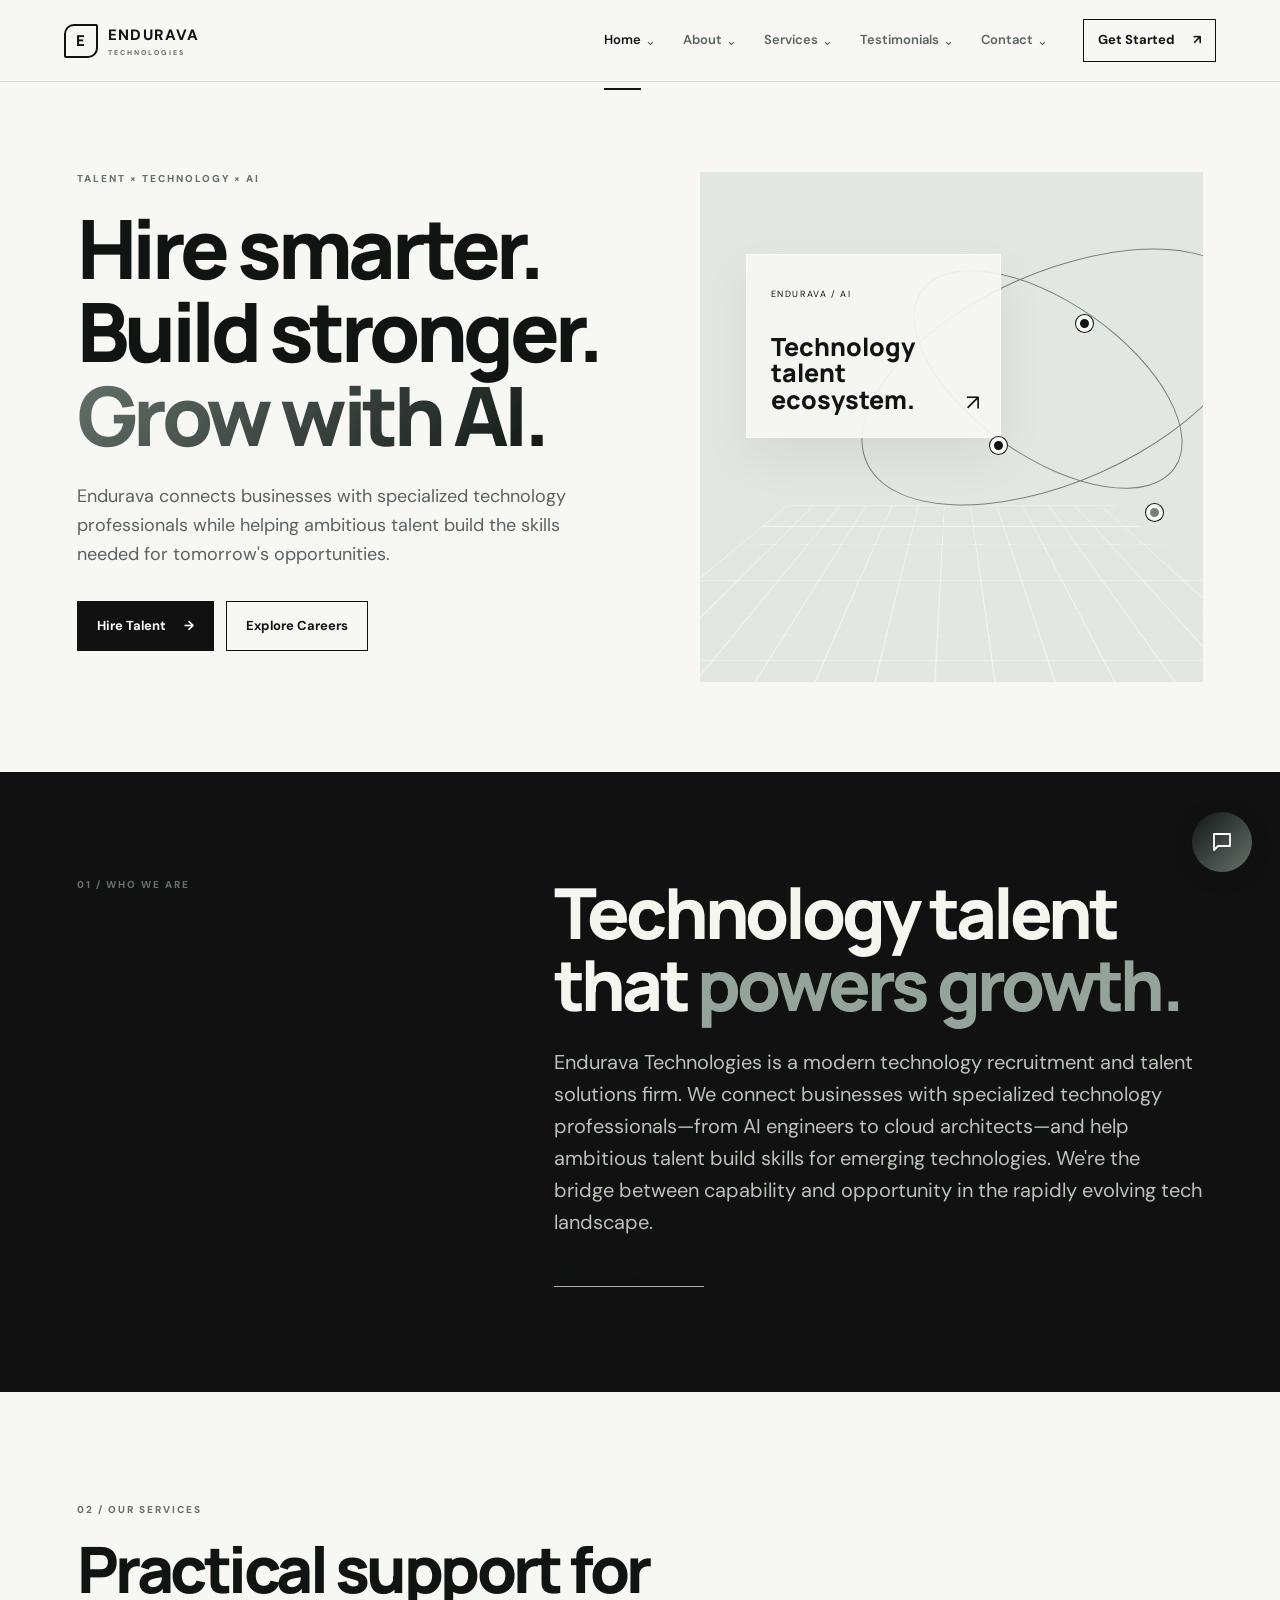
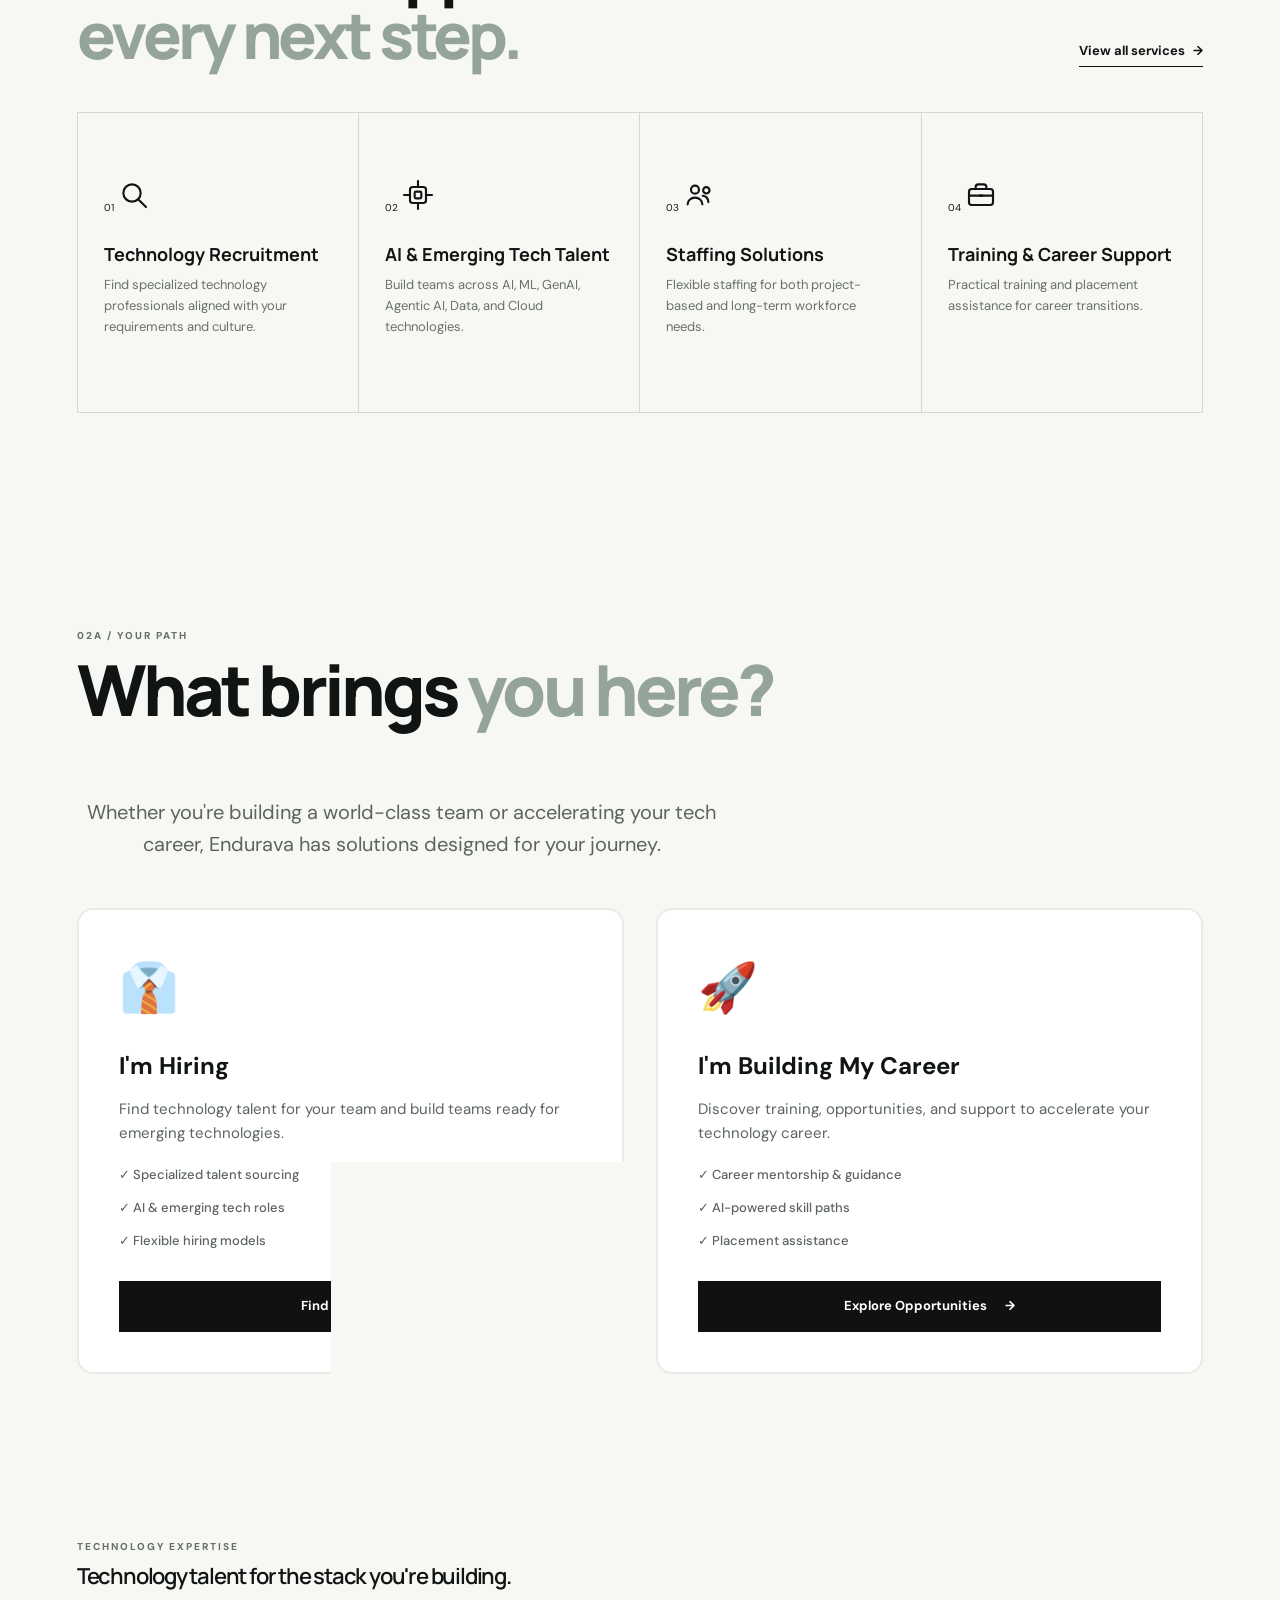
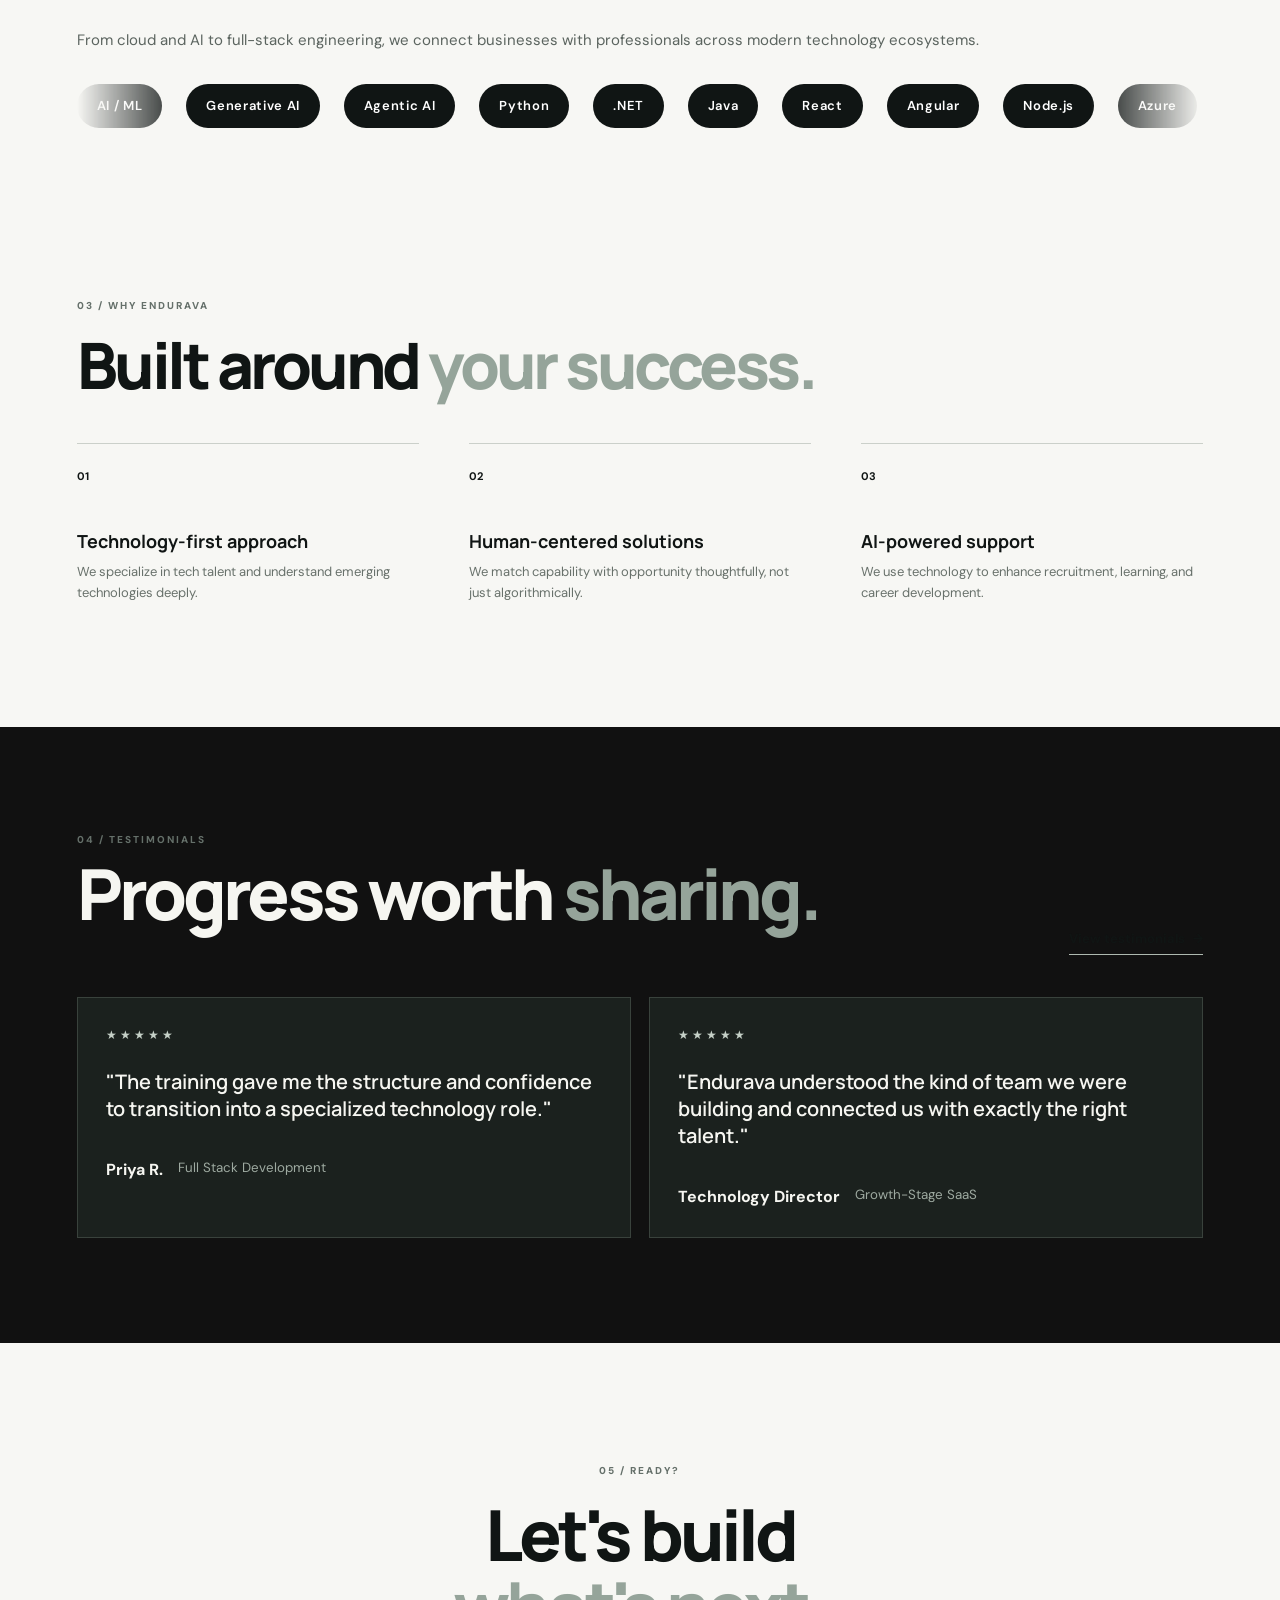
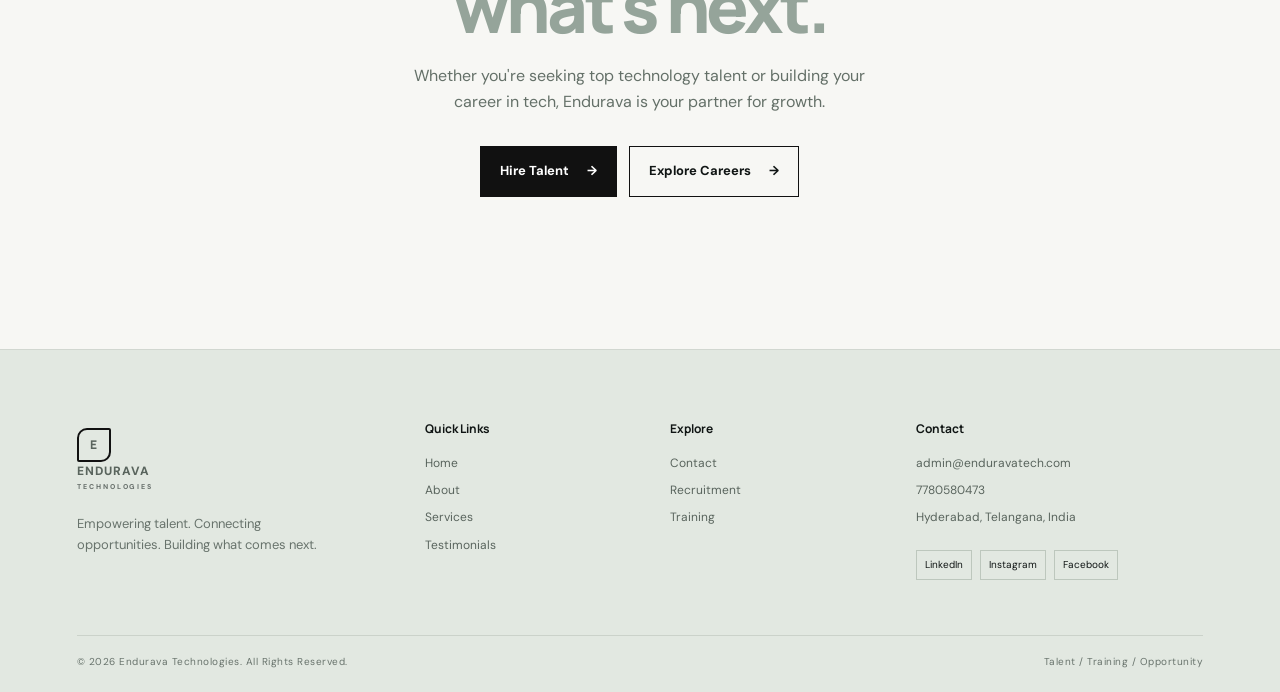
<file: index.html>
<!DOCTYPE html>
<html lang="en">
<head>
  <meta charset="UTF-8">
  <meta name="viewport" content="width=device-width, initial-scale=1.0">
  <meta name="description" content="Endurava Technologies - Technology Recruitment & AI-Powered Talent Solutions. Hire specialized tech talent and grow your career with industry-focused training.">
  <title>Endurava Technologies | Hire Smarter. Build Stronger. Grow with AI.</title>
  <link rel="preconnect" href="https://fonts.googleapis.com">
  <link rel="preconnect" href="https://fonts.gstatic.com" crossorigin>
  <link href="https://fonts.googleapis.com/css2?family=DM+Sans:wght@400;500;600;700&family=Manrope:wght@600;700;800&display=swap" rel="stylesheet">
  <link rel="stylesheet" href="styles.css">
</head>
<body>
  <div data-scroll-progress></div>
  <div data-site-header></div>
  <main>
    <!-- HERO SECTION -->
    <section class="home-hero page-wrap" id="home">
      <div class="hero-copy">
        <p class="eyebrow" data-reveal="fade-in" data-reveal-delay="100">TALENT × TECHNOLOGY × AI</p>
        <h1 data-reveal="slide-up" data-reveal-delay="200">Hire smarter.<br>Build stronger.<br><span class="highlight">Grow with AI.</span></h1>
        <p class="hero-lead" data-reveal="fade-up" data-reveal-delay="300">Endurava connects businesses with specialized technology professionals while helping ambitious talent build the skills needed for tomorrow's opportunities.</p>
        <div class="button-row" data-reveal="fade-up" data-reveal-delay="450">
          <a class="btn btn-dark" href="/contact">Hire Talent <span>→</span></a>
          <a class="btn btn-line" href="/contact">Explore Careers</a>
        </div>
      </div>
      <div class="hero-visual" data-reveal="slide-right" data-reveal-delay="400" aria-label="Technology professionals collaborating with AI">
        <div class="visual-grid"></div>
        <div class="visual-orbit orbit-one"></div>
        <div class="visual-orbit orbit-two"></div>
        <div class="visual-panel">
          <span>ENDURAVA / AI</span>
          <b>Technology talent<br>ecosystem.</b>
          <i>↗</i>
        </div>
        <div class="visual-node node-one"></div>
        <div class="visual-node node-two"></div>
        <div class="visual-node node-three"></div>
      </div>
    </section>

    <!-- WHO WE ARE SECTION -->
    <section class="band band-dark" id="who-we-are">
      <div class="page-wrap intro-grid">
        <p class="section-label">01 / WHO WE ARE</p>
        <div>
          <h2>Technology talent that <span>powers growth.</span></h2>
          <p class="large-copy">Endurava Technologies is a modern technology recruitment and talent solutions firm. We connect businesses with specialized technology professionals—from AI engineers to cloud architects—and help ambitious talent build skills for emerging technologies. We're the bridge between capability and opportunity in the rapidly evolving tech landscape.</p>
          <a class="text-link light-link" href="/about">Learn more about us <span>→</span></a>
        </div>
      </div>
    </section>

    <!-- SERVICES SECTION -->
    <section class="section page-wrap" id="services">
      <div class="section-heading">
        <div>
          <p class="section-label">02 / OUR SERVICES</p>
          <h2>Practical support for<br><span>every next step.</span></h2>
        </div>
        <a class="text-link" href="/services">View all services <span>→</span></a>
      </div>
      <div class="card-grid four" data-stagger="100">
        <article class="service-card" data-stagger-item>
          <span class="card-number">01</span>
          <div class="line-icon"><svg width="32" height="32" viewBox="0 0 24 24" fill="none" stroke="currentColor" stroke-width="1.6" stroke-linecap="round" stroke-linejoin="round"><circle cx="10.5" cy="10.5" r="6.5"/><line x1="15.3" y1="15.3" x2="21" y2="21"/></svg></div>
          <h3>Technology Recruitment</h3>
          <p>Find specialized technology professionals aligned with your requirements and culture.</p>
        </article>
        <article class="service-card" data-stagger-item>
          <span class="card-number">02</span>
          <div class="line-icon"><svg width="32" height="32" viewBox="0 0 24 24" fill="none" stroke="currentColor" stroke-width="1.6" stroke-linecap="round" stroke-linejoin="round"><rect x="6" y="6" width="12" height="12" rx="2"/><rect x="9.5" y="9.5" width="5" height="5" rx="1"/><line x1="12" y1="1.5" x2="12" y2="6"/><line x1="12" y1="18" x2="12" y2="22.5"/><line x1="1.5" y1="12" x2="6" y2="12"/><line x1="18" y1="12" x2="22.5" y2="12"/></svg></div>
          <h3>AI & Emerging Tech Talent</h3>
          <p>Build teams across AI, ML, GenAI, Agentic AI, Data, and Cloud technologies.</p>
        </article>
        <article class="service-card" data-stagger-item>
          <span class="card-number">03</span>
          <div class="line-icon"><svg width="32" height="32" viewBox="0 0 24 24" fill="none" stroke="currentColor" stroke-width="1.6" stroke-linecap="round" stroke-linejoin="round"><circle cx="9" cy="8" r="3"/><path d="M3.5 19c0-3 2.5-5 5.5-5s5.5 2 5.5 5"/><circle cx="17.5" cy="8.5" r="2.4"/><path d="M14.8 12.6c2.5.4 4.2 2.3 4.2 4.7"/></svg></div>
          <h3>Staffing Solutions</h3>
          <p>Flexible staffing for both project-based and long-term workforce needs.</p>
        </article>
        <article class="service-card" data-stagger-item>
          <span class="card-number">04</span>
          <div class="line-icon"><svg width="32" height="32" viewBox="0 0 24 24" fill="none" stroke="currentColor" stroke-width="1.6" stroke-linecap="round" stroke-linejoin="round"><rect x="3" y="7.5" width="18" height="12" rx="2"/><path d="M8 7.5V6a2 2 0 0 1 2-2h4a2 2 0 0 1 2 2v1.5"/><line x1="3" y1="12.5" x2="21" y2="12.5"/><line x1="11" y1="12.5" x2="13" y2="12.5"/></svg></div>
          <h3>Training & Career Support</h3>
          <p>Practical training and placement assistance for career transitions.</p>
        </article>
      </div>
    </section>

    <!-- AUDIENCE PATH SECTION -->
    <section class="band band-light" id="your-path">
      <div class="page-wrap">
        <div class="section-heading">
          <div>
            <p class="section-label">02A / YOUR PATH</p>
            <h2>What brings <span>you here?</span></h2>
          </div>
        </div>
        <p class="large-copy" style="text-align:center;margin-bottom:48px;color:#5b645f">Whether you're building a world-class team or accelerating your tech career, Endurava has solutions designed for your journey.</p>
        <div class="audience-path" data-stagger="150">
          <article class="audience-card" data-stagger-item>
            <div class="audience-card-icon">👔</div>
            <div class="audience-card-content">
              <h3>I'm Hiring</h3>
              <p>Find technology talent for your team and build teams ready for emerging technologies.</p>
              <div class="audience-benefits">
                <span>✓ Specialized talent sourcing</span>
                <span>✓ AI & emerging tech roles</span>
                <span>✓ Flexible hiring models</span>
              </div>
            </div>
            <a class="btn btn-dark" href="/services">Find Talent <span>→</span></a>
          </article>
          <article class="audience-card" data-stagger-item>
            <div class="audience-card-icon">🚀</div>
            <div class="audience-card-content">
              <h3>I'm Building My Career</h3>
              <p>Discover training, opportunities, and support to accelerate your technology career.</p>
              <div class="audience-benefits">
                <span>✓ Career mentorship & guidance</span>
                <span>✓ AI-powered skill paths</span>
                <span>✓ Placement assistance</span>
              </div>
            </div>
            <a class="btn btn-dark" href="/contact">Explore Opportunities <span>→</span></a>
          </article>
        </div>
      </div>
    </section>

    <!-- TECHNOLOGY MARQUEE SECTION -->
    <section class="band band-tech-marquee" id="technology-expertise">
      <div class="page-wrap">
        <p class="section-label">TECHNOLOGY EXPERTISE</p>
        <h2 style="font-size:clamp(18px,4vw,22px);margin-bottom:40px;font-weight:600;margin-top:0">Technology talent for the stack you're building.</h2>
        <p style="color:#5b645f;margin-bottom:32px;font-size:15px">From cloud and AI to full-stack engineering, we connect businesses with professionals across modern technology ecosystems.</p>
        <div class="marquee-wrapper" data-marquee>
          <div class="marquee-item"><span class="tech-tag">AI / ML</span></div>
          <div class="marquee-item"><span class="tech-tag">Generative AI</span></div>
          <div class="marquee-item"><span class="tech-tag">Agentic AI</span></div>
          <div class="marquee-item"><span class="tech-tag">Python</span></div>
          <div class="marquee-item"><span class="tech-tag">.NET</span></div>
          <div class="marquee-item"><span class="tech-tag">Java</span></div>
          <div class="marquee-item"><span class="tech-tag">React</span></div>
          <div class="marquee-item"><span class="tech-tag">Angular</span></div>
          <div class="marquee-item"><span class="tech-tag">Node.js</span></div>
          <div class="marquee-item"><span class="tech-tag">Azure</span></div>
          <div class="marquee-item"><span class="tech-tag">AWS</span></div>
          <div class="marquee-item"><span class="tech-tag">GCP</span></div>
          <div class="marquee-item"><span class="tech-tag">DevOps</span></div>
          <div class="marquee-item"><span class="tech-tag">Data Engineering</span></div>
          <div class="marquee-item"><span class="tech-tag">Data Warehousing</span></div>
          <div class="marquee-item"><span class="tech-tag">Oracle ETL/Reporting</span></div>
          <div class="marquee-item"><span class="tech-tag">Microsoft ETL/Reporting</span></div>
          <div class="marquee-item"><span class="tech-tag">Power Platform</span></div>
          <div class="marquee-item"><span class="tech-tag">Salesforce</span></div>
          <div class="marquee-item"><span class="tech-tag">ServiceNow</span></div>
          <div class="marquee-item"><span class="tech-tag">SAP</span></div>
          <div class="marquee-item"><span class="tech-tag">Oracle</span></div>
          <div class="marquee-item"><span class="tech-tag">Cybersecurity</span></div>
          <div class="marquee-item"><span class="tech-tag">Data Science</span></div>
        </div>
      </div>
    </section>

    <!-- WHY ENDURAVA SECTION -->
    <section class="section page-wrap" id="why-endurava">
      <div class="section-heading">
        <div>
          <p class="section-label">03 / WHY ENDURAVA</p>
          <h2>Built around <span>your success.</span></h2>
        </div>
      </div>
      <div class="benefit-grid" data-stagger="80">
        <div data-stagger-item>
          <strong>01</strong>
          <h3>Technology-first approach</h3>
          <p>We specialize in tech talent and understand emerging technologies deeply.</p>
        </div>
        <div data-stagger-item>
          <strong>02</strong>
          <h3>Human-centered solutions</h3>
          <p>We match capability with opportunity thoughtfully, not just algorithmically.</p>
        </div>
        <div data-stagger-item>
          <strong>03</strong>
          <h3>AI-powered support</h3>
          <p>We use technology to enhance recruitment, learning, and career development.</p>
        </div>
      </div>
    </section>

    <!-- TESTIMONIALS SECTION -->
    <section class="band band-dark" id="testimonials">
      <div class="page-wrap">
        <div class="section-heading dark-heading">
          <div>
            <p class="section-label">04 / TESTIMONIALS</p>
            <h2>Progress worth <span>sharing.</span></h2>
          </div>
          <a class="text-link light-link" href="/testimonials">View testimonials <span>→</span></a>
        </div>
        <div class="quote-grid" data-stagger="100">
          <blockquote data-stagger-item>
            <div class="stars">★★★★★</div>
            <p>"The training gave me the structure and confidence to transition into a specialized technology role."</p>
            <footer>Priya R. <small>Full Stack Development</small></footer>
          </blockquote>
          <blockquote data-stagger-item>
            <div class="stars">★★★★★</div>
            <p>"Endurava understood the kind of team we were building and connected us with exactly the right talent."</p>
            <footer>Technology Director <small>Growth-Stage SaaS</small></footer>
          </blockquote>
        </div>
      </div>
    </section>

    <!-- FINAL CTA SECTION -->
    <section class="final-cta page-wrap" id="get-started">
      <p class="section-label">05 / READY?</p>
      <h2>Let's build<br><span>what's next.</span></h2>
      <p>Whether you're seeking top technology talent or building your career in tech, Endurava is your partner for growth.</p>
      <div class="button-row">
        <a class="btn btn-dark" href="/services">Hire Talent <span>→</span></a>
        <a class="btn btn-line" href="/contact">Explore Careers <span>→</span></a>
      </div>
    </section>
  </main>

  <div data-site-footer></div>

  <script src="animations.js"></script>
  <script src="components.js"></script>
  <script src="script.js"></script>
  <script src="chatbot.js"></script>
</body>
</html>
</file>
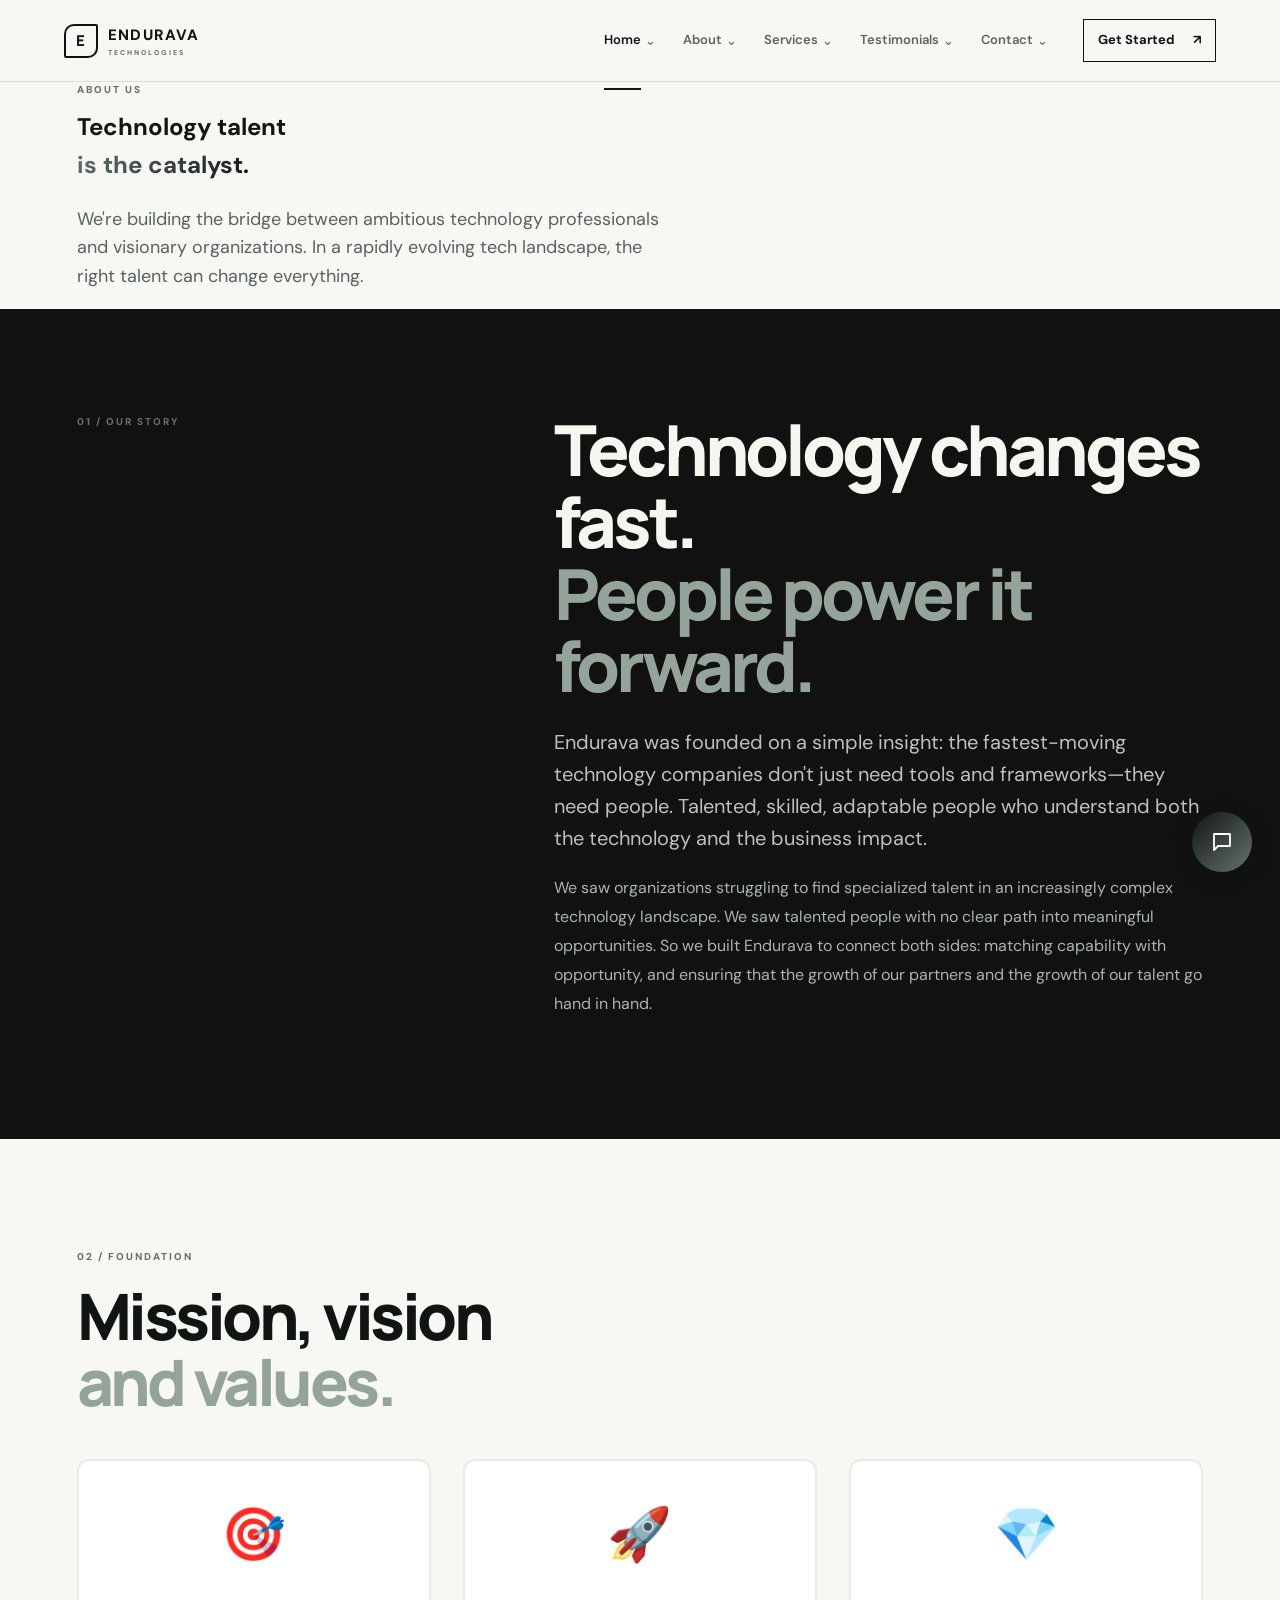
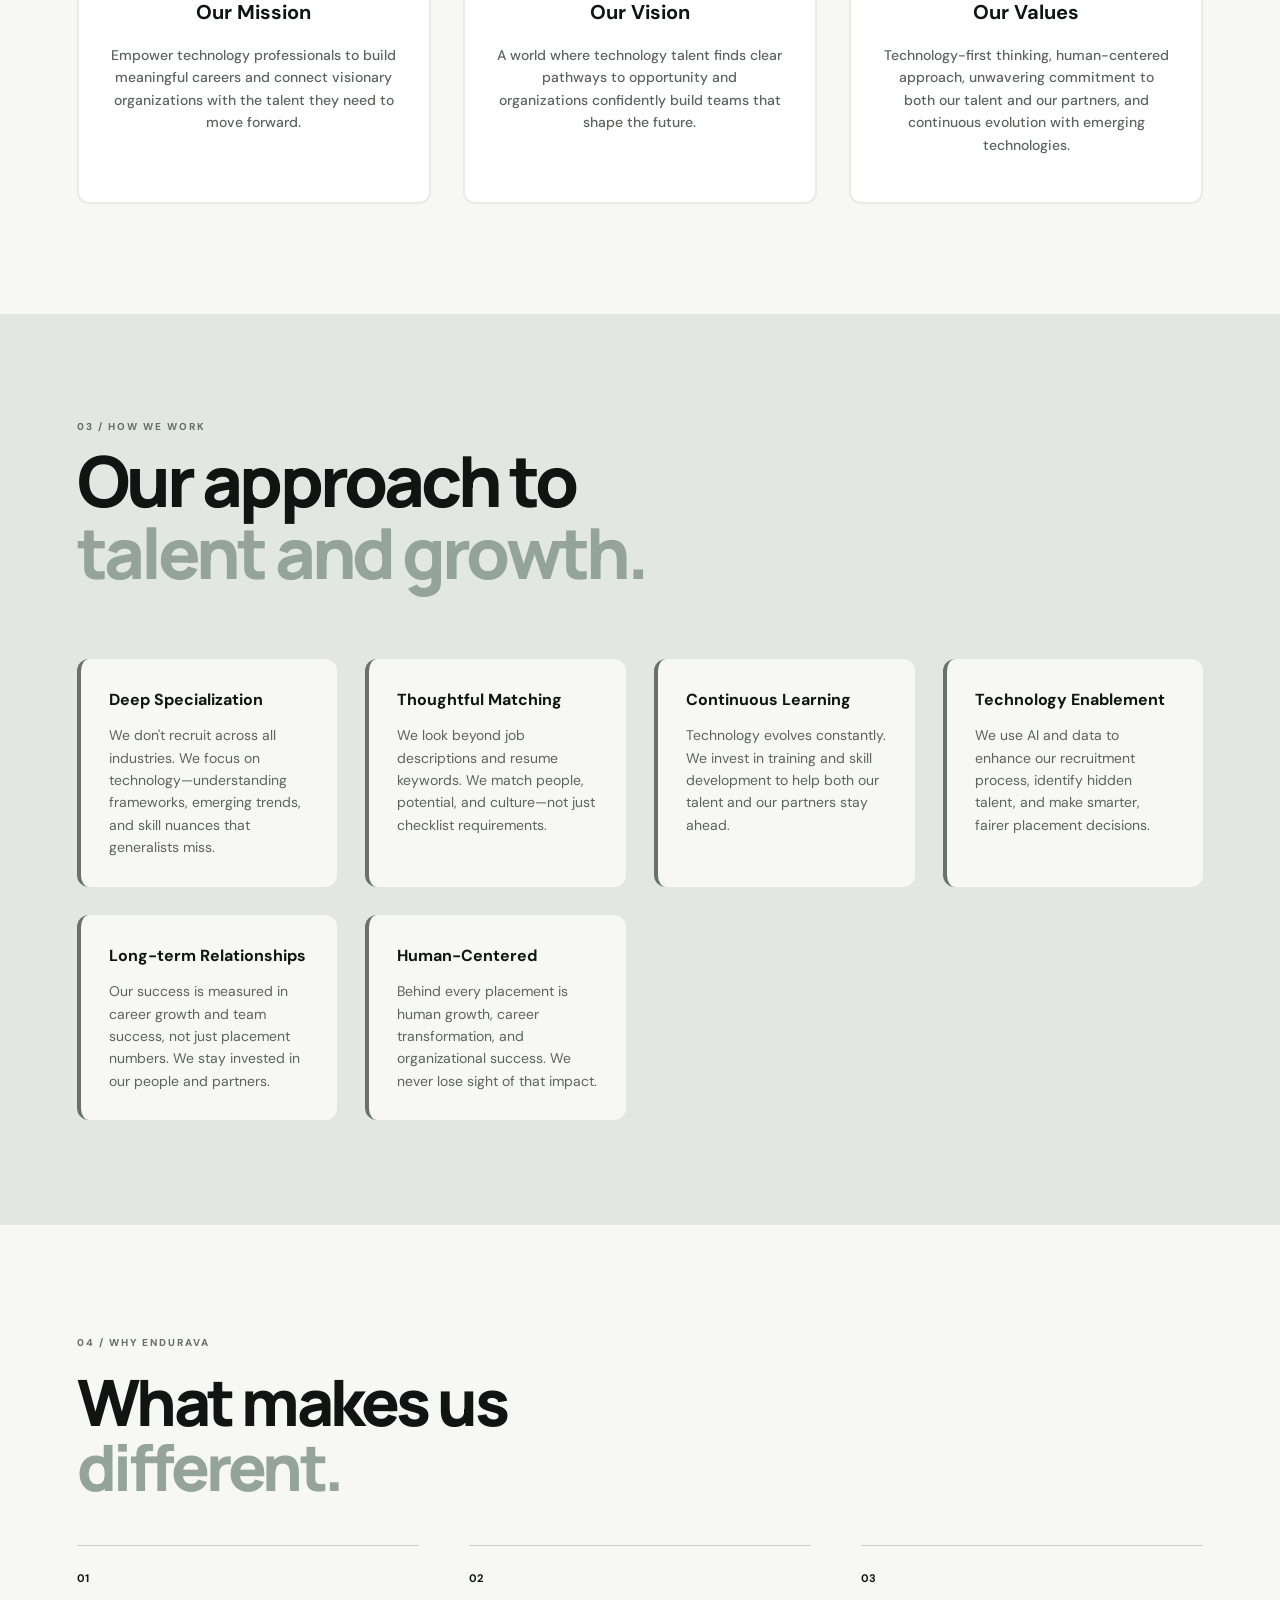
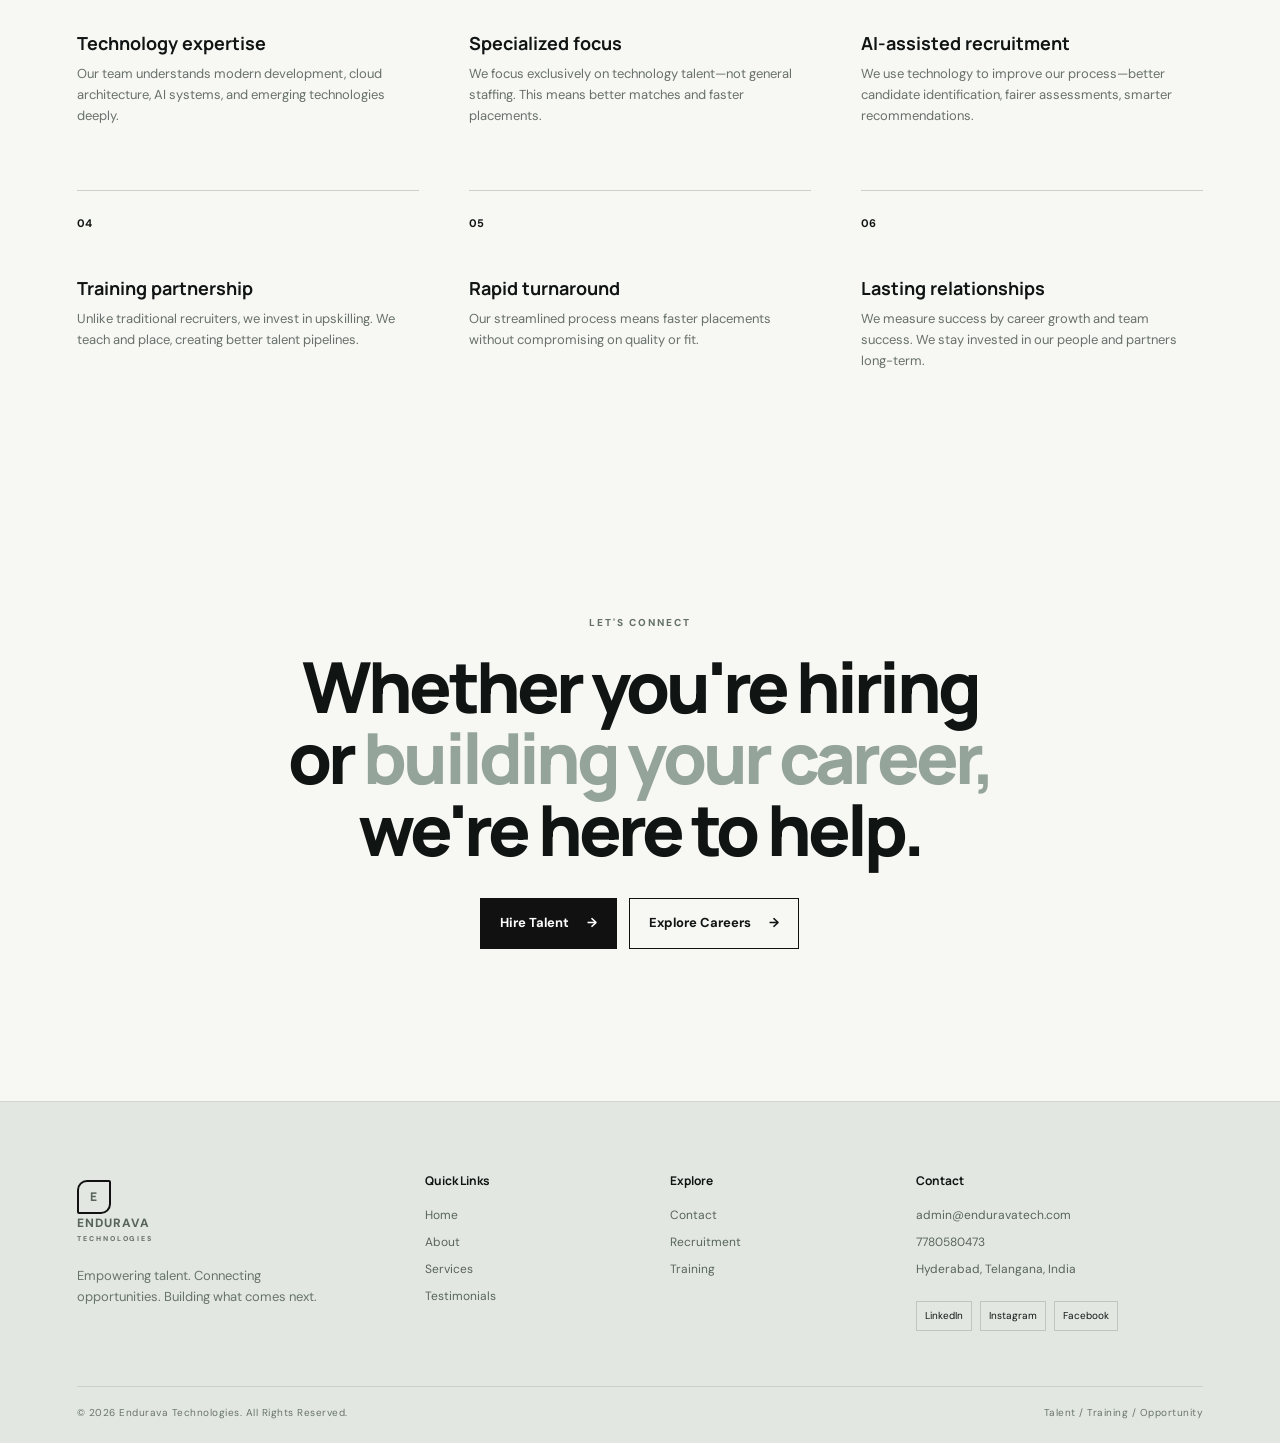
<file: about/index.html>
<!DOCTYPE html>
<html lang="en">
<head>
  <meta charset="UTF-8">
  <meta name="viewport" content="width=device-width, initial-scale=1.0">
  <meta name="description" content="About Endurava Technologies - Modern technology recruitment and talent solutions company. Learn our mission, vision, and approach to connecting talent with opportunity.">
  <title>About Endurava Technologies | Mission, Vision & Approach</title>
  <link rel="preconnect" href="https://fonts.googleapis.com">
  <link rel="preconnect" href="https://fonts.gstatic.com" crossorigin>
  <link href="https://fonts.googleapis.com/css2?family=DM+Sans:wght@400;500;600;700&family=Manrope:wght@600;700;800&display=swap" rel="stylesheet">
  <link rel="stylesheet" href="../styles.css">
</head>
<body>
  <div data-scroll-progress></div>
  <div data-site-header></div>
  <main>
    <!-- PAGE HERO -->
    <section class="page-hero page-wrap">
      <p class="eyebrow" data-reveal="fade-in" data-reveal-delay="100">ABOUT US</p>
      <h1 data-reveal="slide-up" data-reveal-delay="200">Technology talent<br><span class="highlight">is the catalyst.</span></h1>
      <p class="hero-lead" data-reveal="fade-up" data-reveal-delay="300">We're building the bridge between ambitious technology professionals and visionary organizations. In a rapidly evolving tech landscape, the right talent can change everything.</p>
    </section>

    <!-- OUR STORY -->
    <section class="band band-dark" id="our-story">
      <div class="page-wrap intro-grid">
        <p class="section-label">01 / OUR STORY</p>
        <div>
          <h2>Technology changes fast.<br><span>People power it forward.</span></h2>
          <p class="large-copy">Endurava was founded on a simple insight: the fastest-moving technology companies don't just need tools and frameworks—they need people. Talented, skilled, adaptable people who understand both the technology and the business impact.</p>
          <p style="color:#aab4af;line-height:1.8">We saw organizations struggling to find specialized talent in an increasingly complex technology landscape. We saw talented people with no clear path into meaningful opportunities. So we built Endurava to connect both sides: matching capability with opportunity, and ensuring that the growth of our partners and the growth of our talent go hand in hand.</p>
        </div>
      </div>
    </section>

    <!-- MISSION, VISION, VALUES -->
    <section class="section page-wrap" id="our-values">
      <div class="section-heading">
        <div>
          <p class="section-label">02 / FOUNDATION</p>
          <h2>Mission, vision<br><span>and values.</span></h2>
        </div>
      </div>
      <div class="values-grid" data-stagger="120">
        <article class="value-card" data-stagger-item>
          <div class="value-icon">🎯</div>
          <h3>Our Mission</h3>
          <p style="margin-top:16px;font-size:14px;color:#5b645f;font-weight:500">Empower technology professionals to build meaningful careers and connect visionary organizations with the talent they need to move forward.</p>
        </article>
        <article class="value-card" data-stagger-item>
          <div class="value-icon">🚀</div>
          <h3>Our Vision</h3>
          <p style="margin-top:16px;font-size:14px;color:#5b645f;font-weight:500">A world where technology talent finds clear pathways to opportunity and organizations confidently build teams that shape the future.</p>
        </article>
        <article class="value-card" data-stagger-item>
          <div class="value-icon">💎</div>
          <h3>Our Values</h3>
          <p style="margin-top:16px;font-size:14px;color:#5b645f;font-weight:500">Technology-first thinking, human-centered approach, unwavering commitment to both our talent and our partners, and continuous evolution with emerging technologies.</p>
        </article>
      </div>
    </section>

    <!-- OUR APPROACH -->
    <section class="band band-sage" id="our-approach">
      <div class="page-wrap">
        <div class="section-heading">
          <div>
            <p class="section-label">03 / HOW WE WORK</p>
            <h2>Our approach to<br><span>talent and growth.</span></h2>
          </div>
        </div>
        <div class="approach-grid" data-stagger="100">
          <div class="approach-item" data-stagger-item>
            <strong>Deep Specialization</strong>
            <p>We don't recruit across all industries. We focus on technology—understanding frameworks, emerging trends, and skill nuances that generalists miss.</p>
          </div>
          <div class="approach-item" data-stagger-item>
            <strong>Thoughtful Matching</strong>
            <p>We look beyond job descriptions and resume keywords. We match people, potential, and culture—not just checklist requirements.</p>
          </div>
          <div class="approach-item" data-stagger-item>
            <strong>Continuous Learning</strong>
            <p>Technology evolves constantly. We invest in training and skill development to help both our talent and our partners stay ahead.</p>
          </div>
          <div class="approach-item" data-stagger-item>
            <strong>Technology Enablement</strong>
            <p>We use AI and data to enhance our recruitment process, identify hidden talent, and make smarter, fairer placement decisions.</p>
          </div>
          <div class="approach-item" data-stagger-item>
            <strong>Long-term Relationships</strong>
            <p>Our success is measured in career growth and team success, not just placement numbers. We stay invested in our people and partners.</p>
          </div>
          <div class="approach-item" data-stagger-item>
            <strong>Human-Centered</strong>
            <p>Behind every placement is human growth, career transformation, and organizational success. We never lose sight of that impact.</p>
          </div>
        </div>
      </div>
    </section>

    <!-- WHY CHOOSE ENDURAVA -->
    <section class="section page-wrap" id="why-endurava">
      <div class="section-heading">
        <div>
          <p class="section-label">04 / WHY ENDURAVA</p>
          <h2>What makes us<br><span>different.</span></h2>
        </div>
      </div>
      <div class="benefit-grid" data-stagger="100">
        <div data-stagger-item>
          <strong>01</strong>
          <h3>Technology expertise</h3>
          <p>Our team understands modern development, cloud architecture, AI systems, and emerging technologies deeply.</p>
        </div>
        <div data-stagger-item>
          <strong>02</strong>
          <h3>Specialized focus</h3>
          <p>We focus exclusively on technology talent—not general staffing. This means better matches and faster placements.</p>
        </div>
        <div data-stagger-item>
          <strong>03</strong>
          <h3>AI-assisted recruitment</h3>
          <p>We use technology to improve our process—better candidate identification, fairer assessments, smarter recommendations.</p>
        </div>
        <div data-stagger-item>
          <strong>04</strong>
          <h3>Training partnership</h3>
          <p>Unlike traditional recruiters, we invest in upskilling. We teach and place, creating better talent pipelines.</p>
        </div>
        <div data-stagger-item>
          <strong>05</strong>
          <h3>Rapid turnaround</h3>
          <p>Our streamlined process means faster placements without compromising on quality or fit.</p>
        </div>
        <div data-stagger-item>
          <strong>06</strong>
          <h3>Lasting relationships</h3>
          <p>We measure success by career growth and team success. We stay invested in our people and partners long-term.</p>
        </div>
      </div>
    </section>

    <!-- CTA -->
    <section class="final-cta page-wrap">
      <p class="section-label">LET'S CONNECT</p>
      <h2>Whether you're hiring<br>or <span>building your career,</span><br>we're here to help.</h2>
      <div class="button-row">
        <a class="btn btn-dark" href="/services">Hire Talent <span>→</span></a>
        <a class="btn btn-line" href="/contact">Explore Careers <span>→</span></a>
      </div>
    </section>
  </main>

  <div data-site-footer></div>

  <script src="../animations.js"></script>
  <script src="../components.js"></script>
  <script src="../script.js"></script>
  <script src="../chatbot.js"></script>
</body>
</html>
</file>
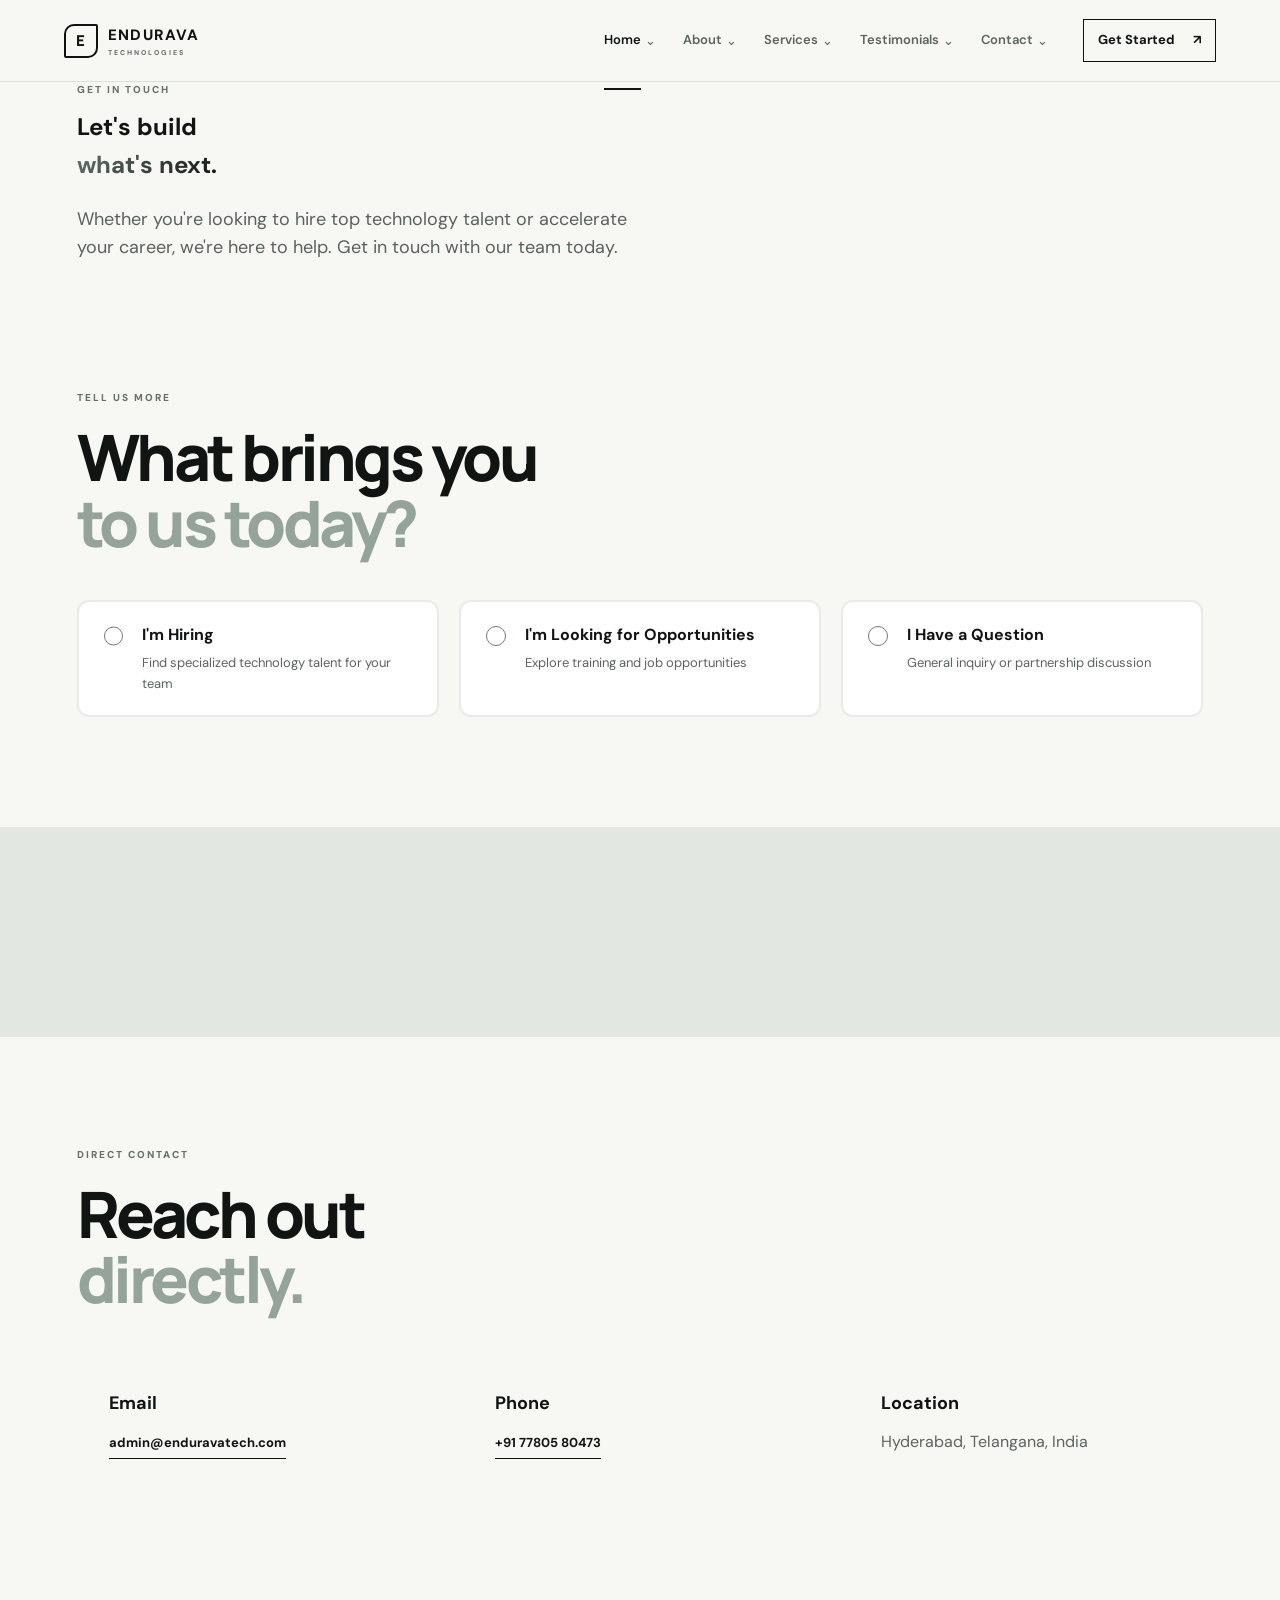
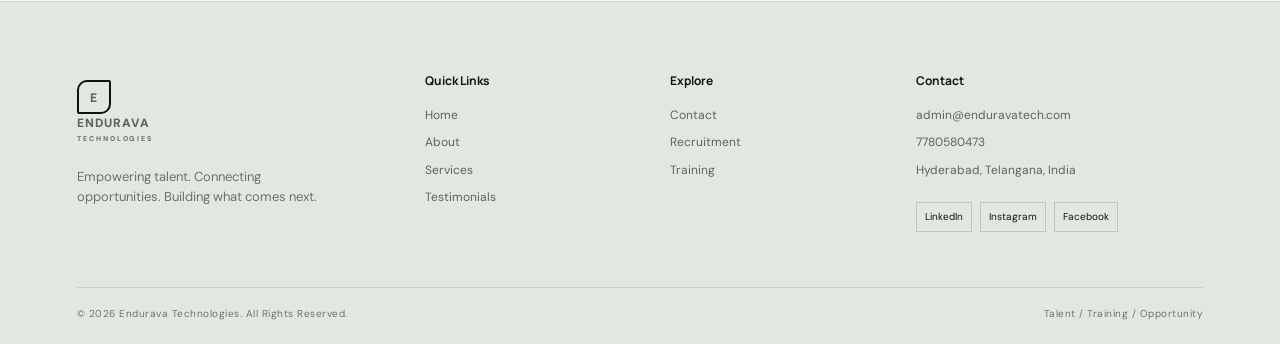
<file: contact/index.html>
<!DOCTYPE html>
<html lang="en">
<head>
  <meta charset="UTF-8">
  <meta name="viewport" content="width=device-width, initial-scale=1.0">
  <meta name="description" content="Contact Endurava Technologies - Technology Recruitment & Training. Get in touch to hire talent, explore training, or discuss career opportunities.">
  <title>Contact Endurava Technologies | Hire Talent or Build Your Career</title>
  <link rel="preconnect" href="https://fonts.googleapis.com">
  <link rel="preconnect" href="https://fonts.gstatic.com" crossorigin>
  <link href="https://fonts.googleapis.com/css2?family=DM+Sans:wght@400;500;600;700&family=Manrope:wght@600;700;800&display=swap" rel="stylesheet">
  <link rel="stylesheet" href="../styles.css">
</head>
<body>
  <div data-scroll-progress></div>
  <div data-site-header></div>
  <main>
    <!-- PAGE HERO -->
    <section class="page-hero page-wrap">
      <p class="eyebrow" data-reveal="fade-in" data-reveal-delay="100">GET IN TOUCH</p>
      <h1 data-reveal="slide-up" data-reveal-delay="200">Let's build<br><span class="highlight">what's next.</span></h1>
      <p class="hero-lead" data-reveal="fade-up" data-reveal-delay="300">Whether you're looking to hire top technology talent or accelerate your career, we're here to help. Get in touch with our team today.</p>
    </section>

    <!-- PURPOSE SELECTOR -->
    <section class="section page-wrap">
      <div class="section-heading">
        <div>
          <p class="section-label">TELL US MORE</p>
          <h2>What brings you<br><span>to us today?</span></h2>
        </div>
      </div>
      <div class="contact-path-selector" data-stagger="150">
        <label class="contact-option" data-stagger-item>
          <input type="radio" name="contact-type" value="hiring" id="hiring">
          <div class="option-content">
            <h3>I'm Hiring</h3>
            <p>Find specialized technology talent for your team</p>
          </div>
        </label>
        <label class="contact-option" data-stagger-item>
          <input type="radio" name="contact-type" value="career" id="career">
          <div class="option-content">
            <h3>I'm Looking for Opportunities</h3>
            <p>Explore training and job opportunities</p>
          </div>
        </label>
        <label class="contact-option" data-stagger-item>
          <input type="radio" name="contact-type" value="partnership" id="partnership">
          <div class="option-content">
            <h3>I Have a Question</h3>
            <p>General inquiry or partnership discussion</p>
          </div>
        </label>
      </div>
    </section>

    <!-- CONTACT FORMS -->
    <section class="band band-sage">
      <div class="page-wrap">
        <!-- HIRING FORM -->
        <div id="hiring-form" class="contact-form-section" style="display:none">
          <div class="section-heading">
            <h2>Let's find your<br><span>next great hire.</span></h2>
            <p style="color:#5b645f;margin-top:16px">Tell us about the talent you're looking for and one of our team will reach out within 24 hours.</p>
          </div>
          <form class="contact-form" data-form-type="hiring">
            <input type="text" name="website" class="form-honeypot" tabindex="-1" autocomplete="off" aria-hidden="true">
            <div class="form-group">
              <label for="company">Company Name</label>
              <input type="text" id="company" name="company" required>
            </div>
            <div class="form-group">
              <label for="contact-name">Your Name</label>
              <input type="text" id="contact-name" name="contact-name" required>
            </div>
            <div class="form-group">
              <label for="contact-email">Email</label>
              <input type="email" id="contact-email" name="contact-email" required>
            </div>
            <div class="form-group">
              <label for="contact-phone">Phone (optional)</label>
              <input type="tel" id="contact-phone" name="contact-phone">
            </div>
            <div class="form-group">
              <label for="role">Role You're Looking To Fill</label>
              <input type="text" id="role" name="role" placeholder="e.g., Senior Full Stack Developer" required>
            </div>
            <div class="form-group">
              <label for="tech-stack">Required Technologies / Skills</label>
              <textarea id="tech-stack" name="tech-stack" rows="4" placeholder="e.g., React, Node.js, AWS, Python..." required></textarea>
            </div>
            <div class="form-group">
              <label for="timeline">Timeline</label>
              <select id="timeline" name="timeline" required>
                <option value="">-- Select --</option>
                <option value="urgent">Urgent (within 2 weeks)</option>
                <option value="soon">Soon (1-2 months)</option>
                <option value="ongoing">Ongoing/No rush</option>
              </select>
            </div>
            <div class="form-group">
              <label for="message">Additional Details</label>
              <textarea id="message" name="message" rows="4" placeholder="Tell us more about your team, culture, and what matters to you..."></textarea>
            </div>
            <button type="submit" class="btn btn-dark">Submit <span>→</span></button>
            <div class="form-message" style="display:none;margin-top:20px;padding:16px;background:#e8f5e9;border-radius:8px;color:#2e7d32">Thank you! We'll get back to you shortly.</div>
          </form>
        </div>

        <!-- CAREER FORM -->
        <div id="career-form" class="contact-form-section" style="display:none">
          <div class="section-heading">
            <h2>Let's explore your<br><span>next opportunity.</span></h2>
            <p style="color:#5b645f;margin-top:16px">Tell us about yourself and the opportunities that excite you. We'll keep you updated on relevant roles and training programs.</p>
          </div>
          <form class="contact-form" data-form-type="career">
            <input type="text" name="website" class="form-honeypot" tabindex="-1" autocomplete="off" aria-hidden="true">
            <div class="form-group">
              <label for="candidate-name">Your Name</label>
              <input type="text" id="candidate-name" name="candidate-name" required>
            </div>
            <div class="form-group">
              <label for="candidate-email">Email</label>
              <input type="email" id="candidate-email" name="candidate-email" required>
            </div>
            <div class="form-group">
              <label for="candidate-phone">Phone</label>
              <input type="tel" id="candidate-phone" name="candidate-phone" required>
            </div>
            <div class="form-group">
              <label for="experience-level">Experience Level</label>
              <select id="experience-level" name="experience-level" required>
                <option value="">-- Select --</option>
                <option value="fresher">Fresher / Beginner</option>
                <option value="junior">Junior (1-3 years)</option>
                <option value="mid">Mid-level (3-7 years)</option>
                <option value="senior">Senior (7+ years)</option>
              </select>
            </div>
            <div class="form-group">
              <label for="current-skills">Your Main Skills / Technologies</label>
              <input type="text" id="current-skills" name="current-skills" placeholder="e.g., React, Python, AWS, Java..." required>
            </div>
            <div class="form-group">
              <label for="interested">What Interests You?</label>
              <div class="checkbox-group">
                <label><input type="checkbox" name="interests" value="roles"> Job opportunities</label>
                <label><input type="checkbox" name="interests" value="training"> Training & upskilling</label>
                <label><input type="checkbox" name="interests" value="ai"> AI & emerging tech</label>
                <label><input type="checkbox" name="interests" value="mentorship"> Career mentorship</label>
              </div>
            </div>
            <div class="form-group">
              <label for="career-goals">Career Goals (optional)</label>
              <textarea id="career-goals" name="career-goals" rows="4" placeholder="Where do you want to be in 2-3 years?..."></textarea>
            </div>
            <button type="submit" class="btn btn-dark">Submit <span>→</span></button>
            <div class="form-message" style="display:none;margin-top:20px;padding:16px;background:#e8f5e9;border-radius:8px;color:#2e7d32">Thank you! We'll be in touch soon with opportunities that match your profile.</div>
          </form>
        </div>

        <!-- GENERAL INQUIRY FORM -->
        <div id="partnership-form" class="contact-form-section" style="display:none">
          <div class="section-heading">
            <h2>Get in touch<br><span>with our team.</span></h2>
            <p style="color:#5b645f;margin-top:16px">Have a question or partnership idea? We'd love to hear from you.</p>
          </div>
          <form class="contact-form" data-form-type="partnership">
            <input type="text" name="website" class="form-honeypot" tabindex="-1" autocomplete="off" aria-hidden="true">
            <div class="form-group">
              <label for="inquiry-name">Your Name</label>
              <input type="text" id="inquiry-name" name="inquiry-name" required>
            </div>
            <div class="form-group">
              <label for="inquiry-email">Email</label>
              <input type="email" id="inquiry-email" name="inquiry-email" required>
            </div>
            <div class="form-group">
              <label for="inquiry-company">Organization (optional)</label>
              <input type="text" id="inquiry-company" name="inquiry-company">
            </div>
            <div class="form-group">
              <label for="inquiry-subject">Subject</label>
              <input type="text" id="inquiry-subject" name="inquiry-subject" placeholder="What is this regarding?" required>
            </div>
            <div class="form-group">
              <label for="inquiry-message">Message</label>
              <textarea id="inquiry-message" name="inquiry-message" rows="6" required></textarea>
            </div>
            <button type="submit" class="btn btn-dark">Send Message <span>→</span></button>
            <div class="form-message" style="display:none;margin-top:20px;padding:16px;background:#e8f5e9;border-radius:8px;color:#2e7d32">Message sent! We'll get back to you soon.</div>
          </form>
        </div>
      </div>
    </section>

    <!-- CONTACT INFO -->
    <section class="section page-wrap">
      <div class="section-heading">
        <div>
          <p class="section-label">DIRECT CONTACT</p>
          <h2>Reach out<br><span>directly.</span></h2>
        </div>
      </div>
      <div class="contact-info-grid" data-stagger="100">
        <div class="info-card" data-stagger-item>
          <h3>Email</h3>
          <p style="color:#5b645f;margin:12px 0 0 0">
            <a href="mailto:admin@enduravatech.com" class="text-link">admin@enduravatech.com</a>
          </p>
        </div>
        <div class="info-card" data-stagger-item>
          <h3>Phone</h3>
          <p style="color:#5b645f;margin:12px 0 0 0">
            <a href="tel:+917780580473" class="text-link">+91 77805 80473</a>
          </p>
        </div>
        <div class="info-card" data-stagger-item>
          <h3>Location</h3>
          <p style="color:#5b645f;margin:12px 0 0 0">Hyderabad, Telangana, India</p>
        </div>
      </div>
    </section>
  </main>

  <div data-site-footer></div>

  <script src="../animations.js"></script>
  <script src="../components.js"></script>
  <script src="../script.js"></script>
  <script>
    // Contact form routing
    const radioButtons = document.querySelectorAll('input[name="contact-type"]');
    const formSections = document.querySelectorAll('.contact-form-section');
    const contactPathSelector = document.querySelector('.contact-path-selector');

    radioButtons.forEach(radio => {
      radio.addEventListener('change', (e) => {
        // Hide all forms
        formSections.forEach(form => form.style.display = 'none');
        // Show selected form
        const selectedValue = e.target.value;
        const selectedForm = document.getElementById(selectedValue + '-form');
        if (selectedForm) {
          selectedForm.style.display = 'block';
          selectedForm.scrollIntoView({ behavior: 'smooth', block: 'start' });
        }
      });
    });

    // Open the relevant existing contact path when linked from the navigation.
    const contactType = new URLSearchParams(window.location.search).get('type');
    if (contactType === 'hiring' || contactType === 'career' || contactType === 'partnership') {
      const selectedRadio = document.getElementById(contactType);
      if (selectedRadio) {
        selectedRadio.checked = true;
        selectedRadio.dispatchEvent(new Event('change'));
      }
    }

    // Form submission handlers — posts to the /api/contact function,
    // which emails the submission to the team.
    document.querySelectorAll('.contact-form').forEach(form => {
      const messageDiv = form.querySelector('.form-message');
      const successHTML = messageDiv ? messageDiv.innerHTML : '';
      const submitBtn = form.querySelector('button[type="submit"]');
      const submitBtnHTML = submitBtn ? submitBtn.innerHTML : '';

      form.addEventListener('submit', async (e) => {
        e.preventDefault();

        const formData = new FormData(form);
        const honeypot = formData.get('website') || '';
        const fields = {};
        formData.forEach((value, key) => {
          if (key === 'website') return;
          if (fields[key] !== undefined) {
            fields[key] = Array.isArray(fields[key]) ? [...fields[key], value] : [fields[key], value];
          } else {
            fields[key] = value;
          }
        });

        if (submitBtn) {
          submitBtn.disabled = true;
          submitBtn.textContent = 'Sending...';
        }

        try {
          const response = await fetch('/api/contact', {
            method: 'POST',
            headers: { 'Content-Type': 'application/json' },
            body: JSON.stringify({ formType: form.dataset.formType, fields, website: honeypot }),
          });
          const result = await response.json().catch(() => ({}));

          if (!response.ok || !result.ok) {
            throw new Error(result.error || 'Failed to send message.');
          }

          if (messageDiv) {
            messageDiv.innerHTML = successHTML;
            messageDiv.style.background = '#e8f5e9';
            messageDiv.style.color = '#2e7d32';
            messageDiv.style.display = 'block';
          }
          form.reset();
        } catch (err) {
          if (messageDiv) {
            messageDiv.textContent = 'Something went wrong sending your message. Please email us directly at admin@enduravatech.com.';
            messageDiv.style.background = '#fdecea';
            messageDiv.style.color = '#b3261e';
            messageDiv.style.display = 'block';
          }
        } finally {
          if (submitBtn) {
            submitBtn.disabled = false;
            submitBtn.innerHTML = submitBtnHTML;
          }
          setTimeout(() => {
            if (messageDiv) messageDiv.style.display = 'none';
          }, 6000);
        }
      });
    });
  </script>
</body>
</html>
</file>
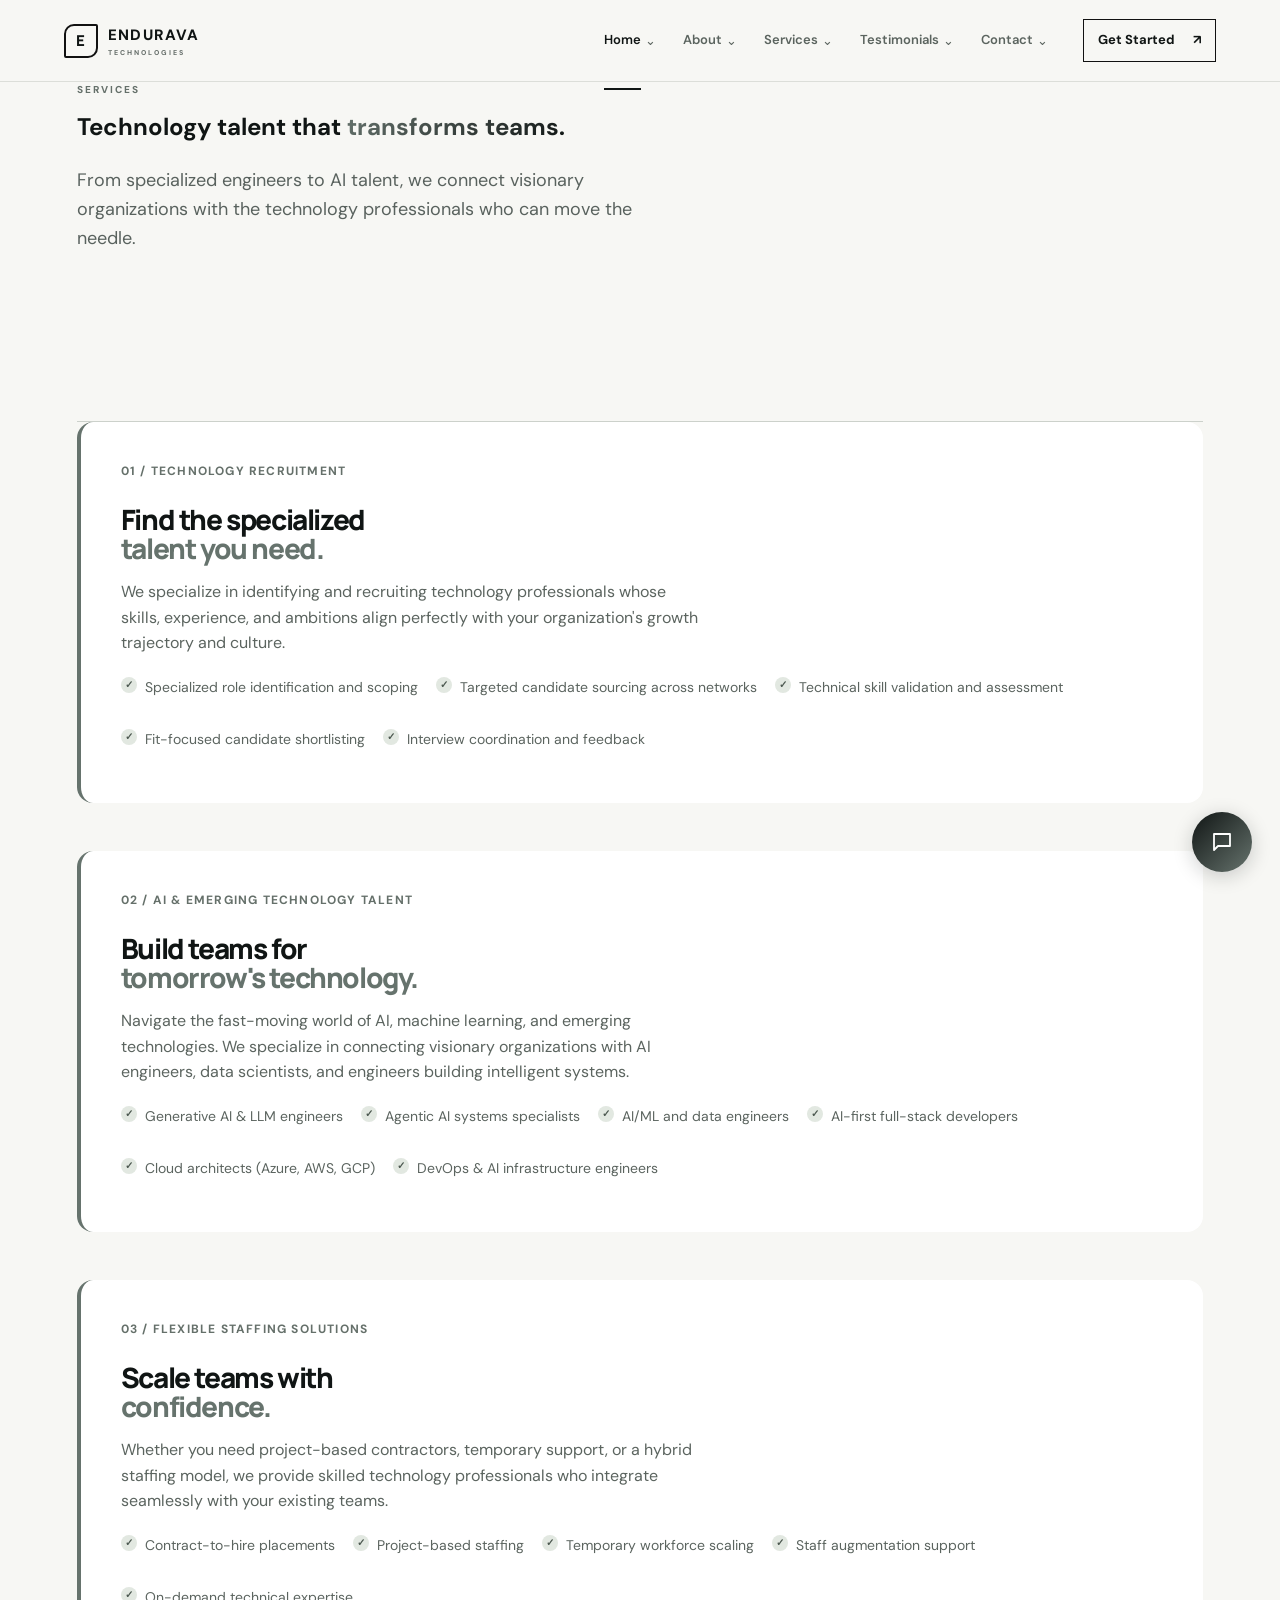
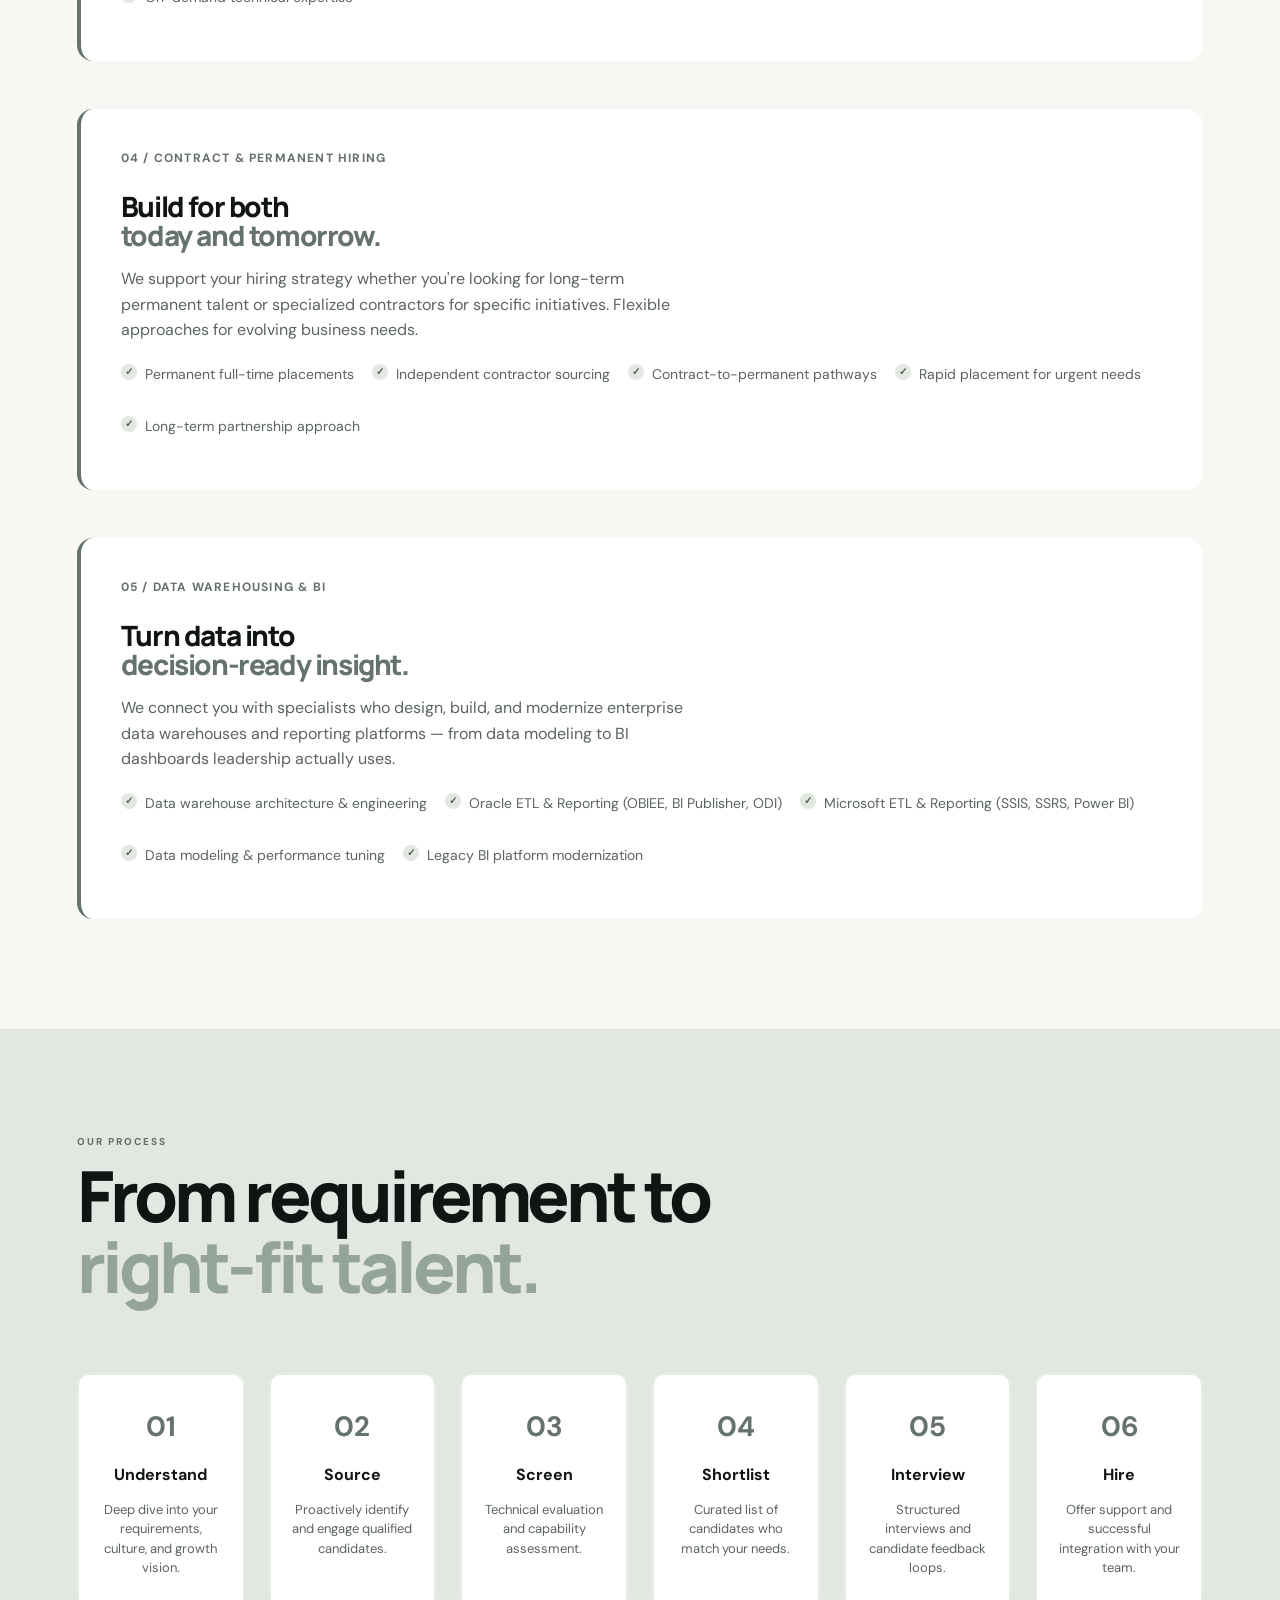
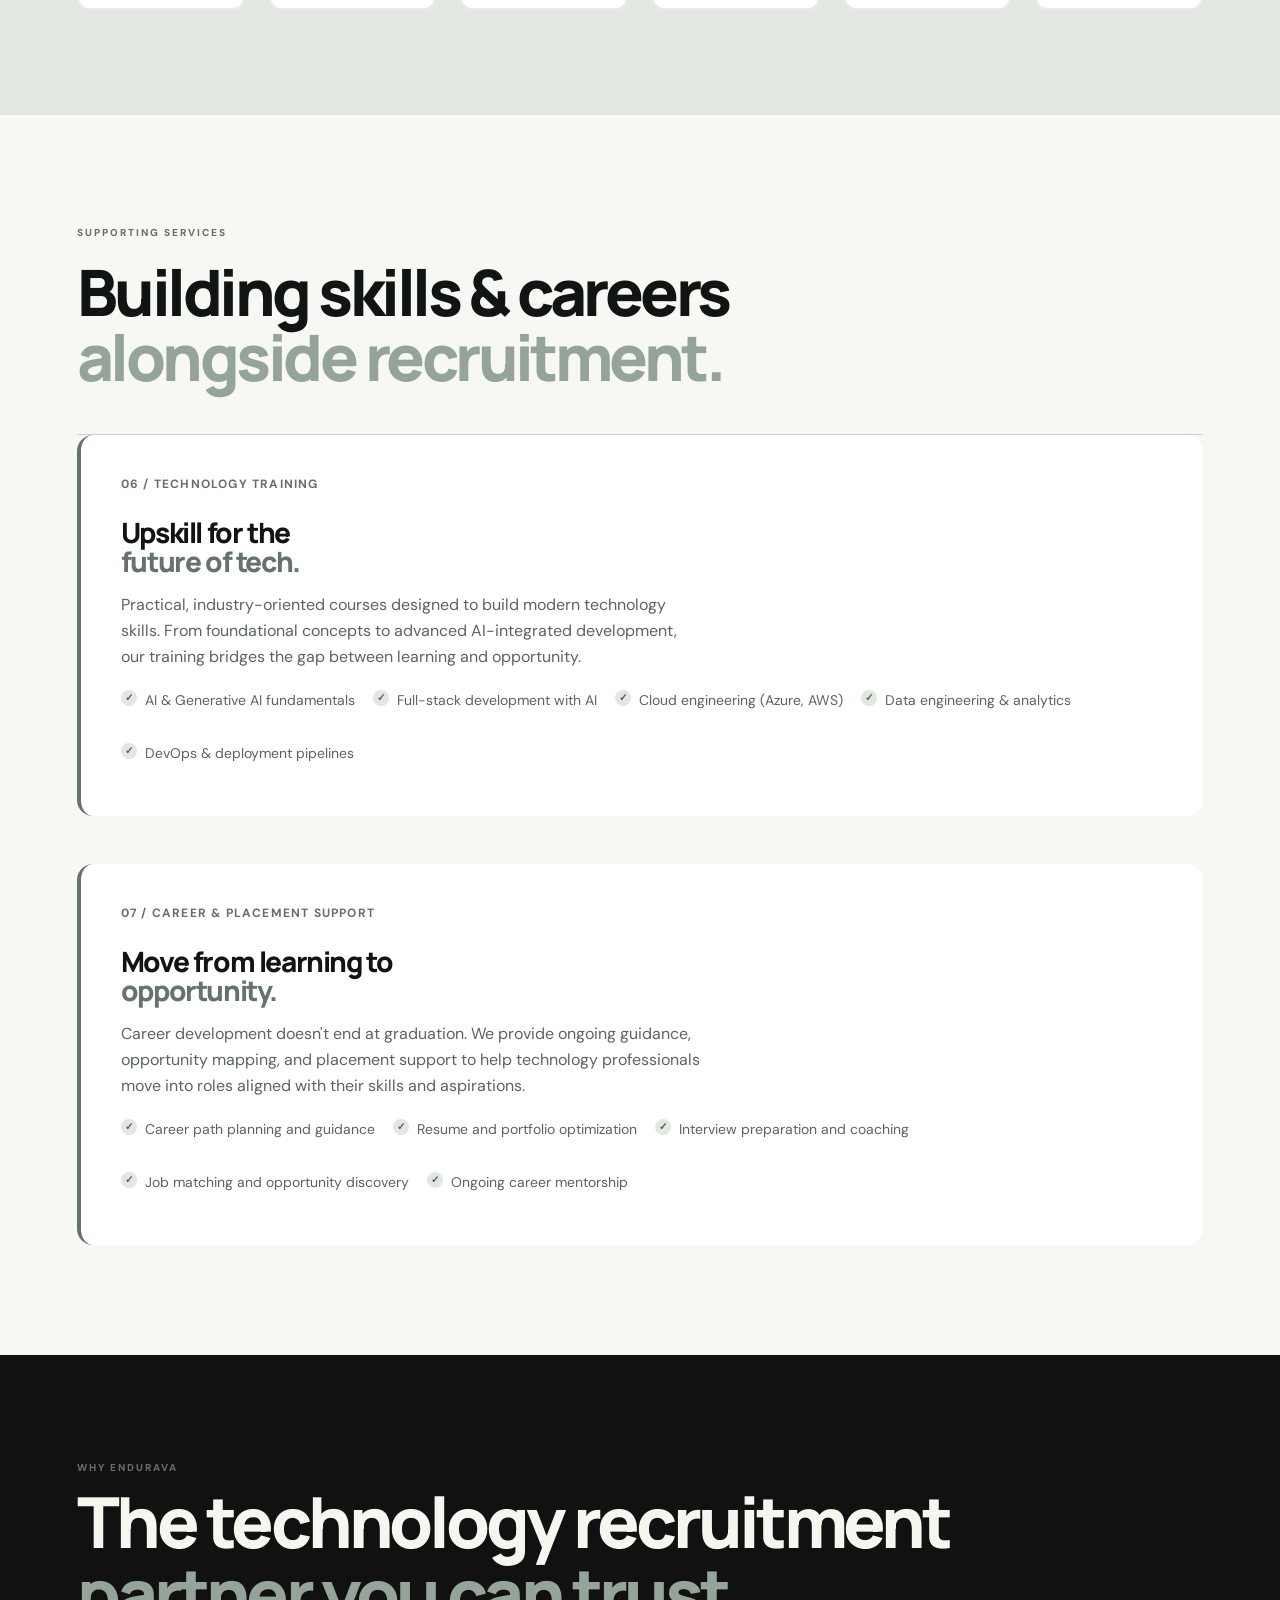
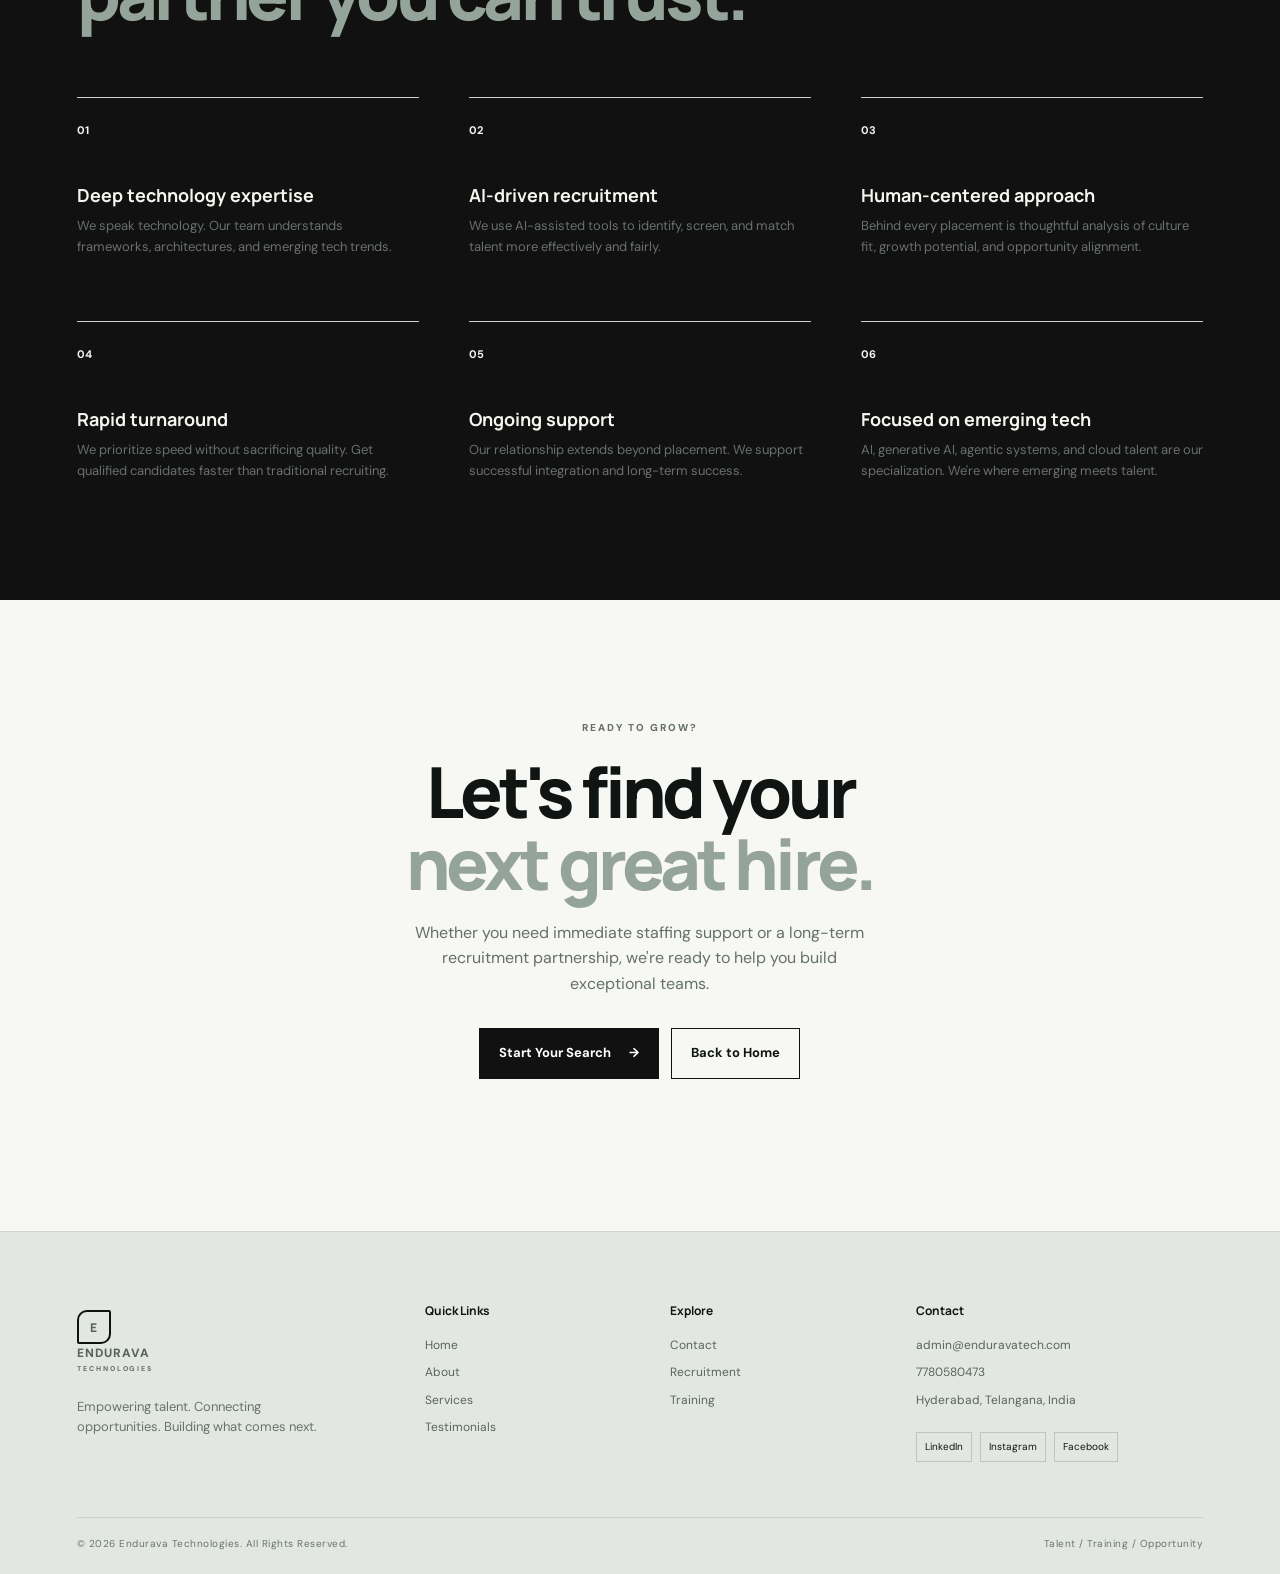
<file: services/index.html>
<!DOCTYPE html>
<html lang="en">
<head>
  <meta charset="UTF-8">
  <meta name="viewport" content="width=device-width, initial-scale=1.0">
  <meta name="description" content="Technology Recruitment & AI Talent Solutions | Endurava Technologies. Specialist recruitment, AI talent acquisition, staffing, and workforce solutions.">
  <title>Technology Recruitment & AI Talent Services | Endurava</title>
  <link rel="preconnect" href="https://fonts.googleapis.com">
  <link rel="preconnect" href="https://fonts.gstatic.com" crossorigin>
  <link href="https://fonts.googleapis.com/css2?family=DM+Sans:wght@400;500;600;700&family=Manrope:wght@600;700;800&display=swap" rel="stylesheet">
  <link rel="stylesheet" href="../styles.css">
</head>
<body>
  <div data-scroll-progress></div>
  <div data-site-header></div>
  <main>
    <!-- PAGE HERO -->
    <section class="page-hero page-wrap">
      <p class="eyebrow">SERVICES</p>
      <h1>Technology talent that <span class="highlight">transforms teams.</span></h1>
      <p class="hero-lead">From specialized engineers to AI talent, we connect visionary organizations with the technology professionals who can move the needle.</p>
    </section>

    <!-- PRIMARY SERVICES: RECRUITMENT & STAFFING -->
    <section class="section page-wrap">
      <div class="service-list">
        <!-- Service 01: Technology Recruitment -->
        <article class="service-detail" id="technology-recruitment" data-reveal="fade-up" data-reveal-delay="100">
          <div class="service-detail-head">
            <span>01 / TECHNOLOGY RECRUITMENT</span>          </div>
          <div>
            <h2>Find the specialized<br><span>talent you need.</span></h2>
            <p>We specialize in identifying and recruiting technology professionals whose skills, experience, and ambitions align perfectly with your organization's growth trajectory and culture.</p>
            <ul>
              <li>Specialized role identification and scoping</li>
              <li>Targeted candidate sourcing across networks</li>
              <li>Technical skill validation and assessment</li>
              <li>Fit-focused candidate shortlisting</li>
              <li>Interview coordination and feedback</li>
            </ul>
          </div>
        </article>

        <!-- Service 02: AI & Emerging Technology Talent -->
        <article class="service-detail" id="ai-emerging-tech" data-reveal="fade-up" data-reveal-delay="200">
          <div class="service-detail-head">
            <span>02 / AI & EMERGING TECHNOLOGY TALENT</span>          </div>
          <div>
            <h2>Build teams for<br><span>tomorrow's technology.</span></h2>
            <p>Navigate the fast-moving world of AI, machine learning, and emerging technologies. We specialize in connecting visionary organizations with AI engineers, data scientists, and engineers building intelligent systems.</p>
            <ul>
              <li>Generative AI & LLM engineers</li>
              <li>Agentic AI systems specialists</li>
              <li>AI/ML and data engineers</li>
              <li>AI-first full-stack developers</li>
              <li>Cloud architects (Azure, AWS, GCP)</li>
              <li>DevOps & AI infrastructure engineers</li>
            </ul>
          </div>
        </article>

        <!-- Service 03: Staffing Solutions -->
        <article class="service-detail" id="staffing-solutions" data-reveal="fade-up" data-reveal-delay="300">
          <div class="service-detail-head">
            <span>03 / FLEXIBLE STAFFING SOLUTIONS</span>          </div>
          <div>
            <h2>Scale teams with<br><span>confidence.</span></h2>
            <p>Whether you need project-based contractors, temporary support, or a hybrid staffing model, we provide skilled technology professionals who integrate seamlessly with your existing teams.</p>
            <ul>
              <li>Contract-to-hire placements</li>
              <li>Project-based staffing</li>
              <li>Temporary workforce scaling</li>
              <li>Staff augmentation support</li>
              <li>On-demand technical expertise</li>
            </ul>
          </div>
        </article>

        <!-- Service 04: Contract & Permanent Hiring -->
        <article class="service-detail" id="contract-permanent-hiring" data-reveal="fade-up" data-reveal-delay="400">
          <div class="service-detail-head">
            <span>04 / CONTRACT & PERMANENT HIRING</span>          </div>
          <div>
            <h2>Build for both<br><span>today and tomorrow.</span></h2>
            <p>We support your hiring strategy whether you're looking for long-term permanent talent or specialized contractors for specific initiatives. Flexible approaches for evolving business needs.</p>
            <ul>
              <li>Permanent full-time placements</li>
              <li>Independent contractor sourcing</li>
              <li>Contract-to-permanent pathways</li>
              <li>Rapid placement for urgent needs</li>
              <li>Long-term partnership approach</li>
            </ul>
          </div>
        </article>

        <!-- Service 05: Data Warehousing & BI -->
        <article class="service-detail" id="data-warehousing-bi" data-reveal="fade-up" data-reveal-delay="500">
          <div class="service-detail-head">
            <span>05 / DATA WAREHOUSING & BI</span>          </div>
          <div>
            <h2>Turn data into<br><span>decision-ready insight.</span></h2>
            <p>We connect you with specialists who design, build, and modernize enterprise data warehouses and reporting platforms — from data modeling to BI dashboards leadership actually uses.</p>
            <ul>
              <li>Data warehouse architecture & engineering</li>
              <li>Oracle ETL & Reporting (OBIEE, BI Publisher, ODI)</li>
              <li>Microsoft ETL & Reporting (SSIS, SSRS, Power BI)</li>
              <li>Data modeling & performance tuning</li>
              <li>Legacy BI platform modernization</li>
            </ul>
          </div>
        </article>
      </div>
    </section>

    <!-- RECRUITMENT PROCESS -->
    <section class="band band-sage">
      <div class="page-wrap">
        <div class="section-heading">
          <div>
            <p class="section-label">OUR PROCESS</p>
            <h2>From requirement to<br><span>right-fit talent.</span></h2>
          </div>
        </div>
        <div class="recruitment-process" data-stagger="120">
          <div class="process-step" data-stagger-item>
            <div class="step-number">01</div>
            <h3>Understand</h3>
            <p>Deep dive into your requirements, culture, and growth vision.</p>
          </div>
          <div class="process-step" data-stagger-item>
            <div class="step-number">02</div>
            <h3>Source</h3>
            <p>Proactively identify and engage qualified candidates.</p>
          </div>
          <div class="process-step" data-stagger-item>
            <div class="step-number">03</div>
            <h3>Screen</h3>
            <p>Technical evaluation and capability assessment.</p>
          </div>
          <div class="process-step" data-stagger-item>
            <div class="step-number">04</div>
            <h3>Shortlist</h3>
            <p>Curated list of candidates who match your needs.</p>
          </div>
          <div class="process-step" data-stagger-item>
            <div class="step-number">05</div>
            <h3>Interview</h3>
            <p>Structured interviews and candidate feedback loops.</p>
          </div>
          <div class="process-step" data-stagger-item>
            <div class="step-number">06</div>
            <h3>Hire</h3>
            <p>Offer support and successful integration with your team.</p>
          </div>
        </div>
      </div>
    </section>

    <!-- SUPPORTING SERVICES: TRAINING & CAREER SUPPORT -->
    <section class="section page-wrap">
      <div class="section-heading">
        <div>
          <p class="section-label">SUPPORTING SERVICES</p>
          <h2>Building skills &amp; careers<br><span>alongside recruitment.</span></h2>
        </div>
      </div>
      <div class="service-list">
        <!-- Training -->
        <article class="service-detail" id="technology-training" data-reveal="fade-up" data-reveal-delay="100">
          <div class="service-detail-head">
            <span>06 / TECHNOLOGY TRAINING</span>          </div>
          <div>
            <h2>Upskill for the<br><span>future of tech.</span></h2>
            <p>Practical, industry-oriented courses designed to build modern technology skills. From foundational concepts to advanced AI-integrated development, our training bridges the gap between learning and opportunity.</p>
            <ul>
              <li>AI & Generative AI fundamentals</li>
              <li>Full-stack development with AI</li>
              <li>Cloud engineering (Azure, AWS)</li>
              <li>Data engineering & analytics</li>
              <li>DevOps & deployment pipelines</li>
            </ul>
          </div>
        </article>

        <!-- Career Support -->
        <article class="service-detail" id="career-placement-support" data-reveal="fade-up" data-reveal-delay="200">
          <div class="service-detail-head">
            <span>07 / CAREER & PLACEMENT SUPPORT</span>          </div>
          <div>
            <h2>Move from learning to<br><span>opportunity.</span></h2>
            <p>Career development doesn't end at graduation. We provide ongoing guidance, opportunity mapping, and placement support to help technology professionals move into roles aligned with their skills and aspirations.</p>
            <ul>
              <li>Career path planning and guidance</li>
              <li>Resume and portfolio optimization</li>
              <li>Interview preparation and coaching</li>
              <li>Job matching and opportunity discovery</li>
              <li>Ongoing career mentorship</li>
            </ul>
          </div>
        </article>
      </div>
    </section>

    <!-- WHY ENDURAVA -->
    <section class="band band-dark">
      <div class="page-wrap">
        <div class="section-heading dark-heading">
          <div>
            <p class="section-label">WHY ENDURAVA</p>
            <h2>The technology recruitment<br><span>partner you can trust.</span></h2>
          </div>
        </div>
        <div class="benefit-grid" data-stagger="100">
          <div data-stagger-item>
            <strong>01</strong>
            <h3>Deep technology expertise</h3>
            <p>We speak technology. Our team understands frameworks, architectures, and emerging tech trends.</p>
          </div>
          <div data-stagger-item>
            <strong>02</strong>
            <h3>AI-driven recruitment</h3>
            <p>We use AI-assisted tools to identify, screen, and match talent more effectively and fairly.</p>
          </div>
          <div data-stagger-item>
            <strong>03</strong>
            <h3>Human-centered approach</h3>
            <p>Behind every placement is thoughtful analysis of culture fit, growth potential, and opportunity alignment.</p>
          </div>
          <div data-stagger-item>
            <strong>04</strong>
            <h3>Rapid turnaround</h3>
            <p>We prioritize speed without sacrificing quality. Get qualified candidates faster than traditional recruiting.</p>
          </div>
          <div data-stagger-item>
            <strong>05</strong>
            <h3>Ongoing support</h3>
            <p>Our relationship extends beyond placement. We support successful integration and long-term success.</p>
          </div>
          <div data-stagger-item>
            <strong>06</strong>
            <h3>Focused on emerging tech</h3>
            <p>AI, generative AI, agentic systems, and cloud talent are our specialization. We're where emerging meets talent.</p>
          </div>
        </div>
      </div>
    </section>

    <!-- CTA SECTION -->
    <section class="final-cta page-wrap">
      <p class="section-label">READY TO GROW?</p>
      <h2>Let's find your<br><span>next great hire.</span></h2>
      <p>Whether you need immediate staffing support or a long-term recruitment partnership, we're ready to help you build exceptional teams.</p>
      <div class="button-row">
        <a class="btn btn-dark" href="/contact">Start Your Search <span>→</span></a>
        <a class="btn btn-line" href="/">Back to Home</a>
      </div>
    </section>
  </main>

  <div data-site-footer></div>

  <script src="../animations.js"></script>
  <script src="../components.js"></script>
  <script src="../script.js"></script>
  <script src="../chatbot.js"></script>
</body>
</html>
</file>
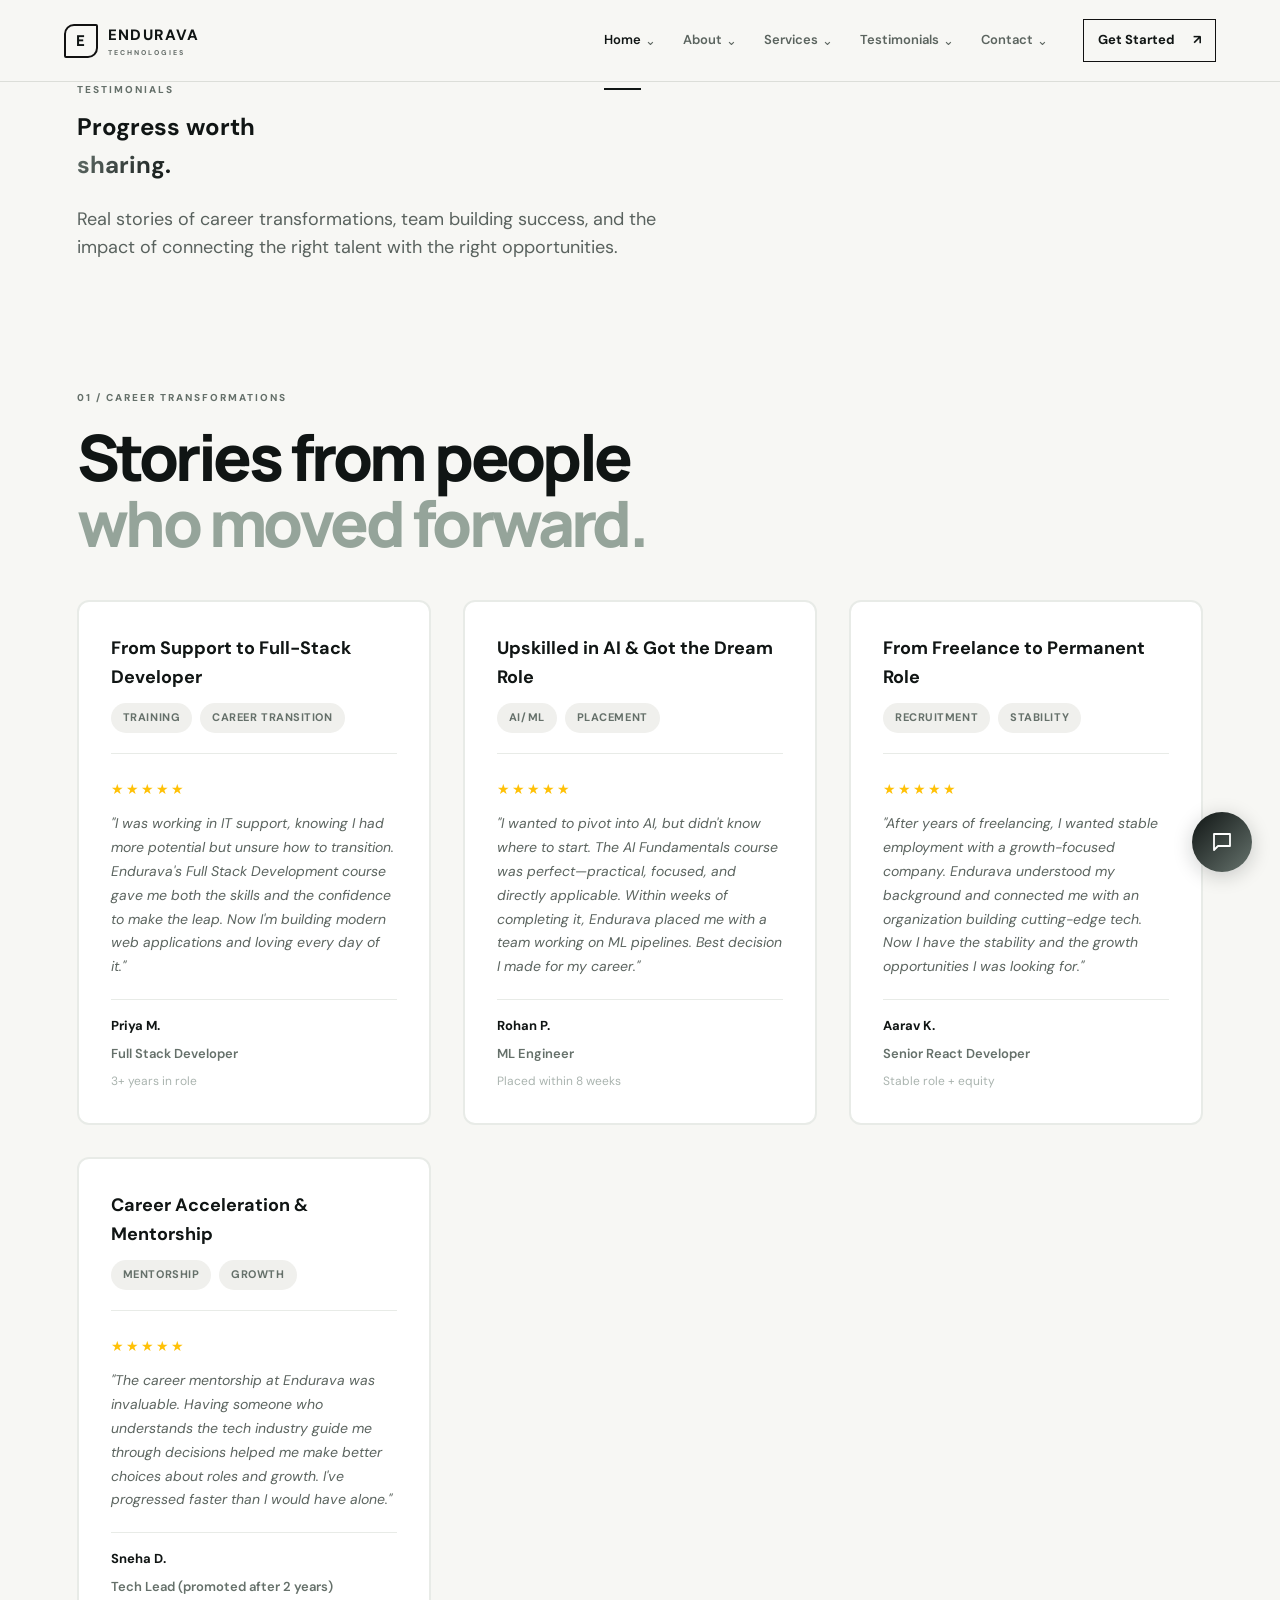
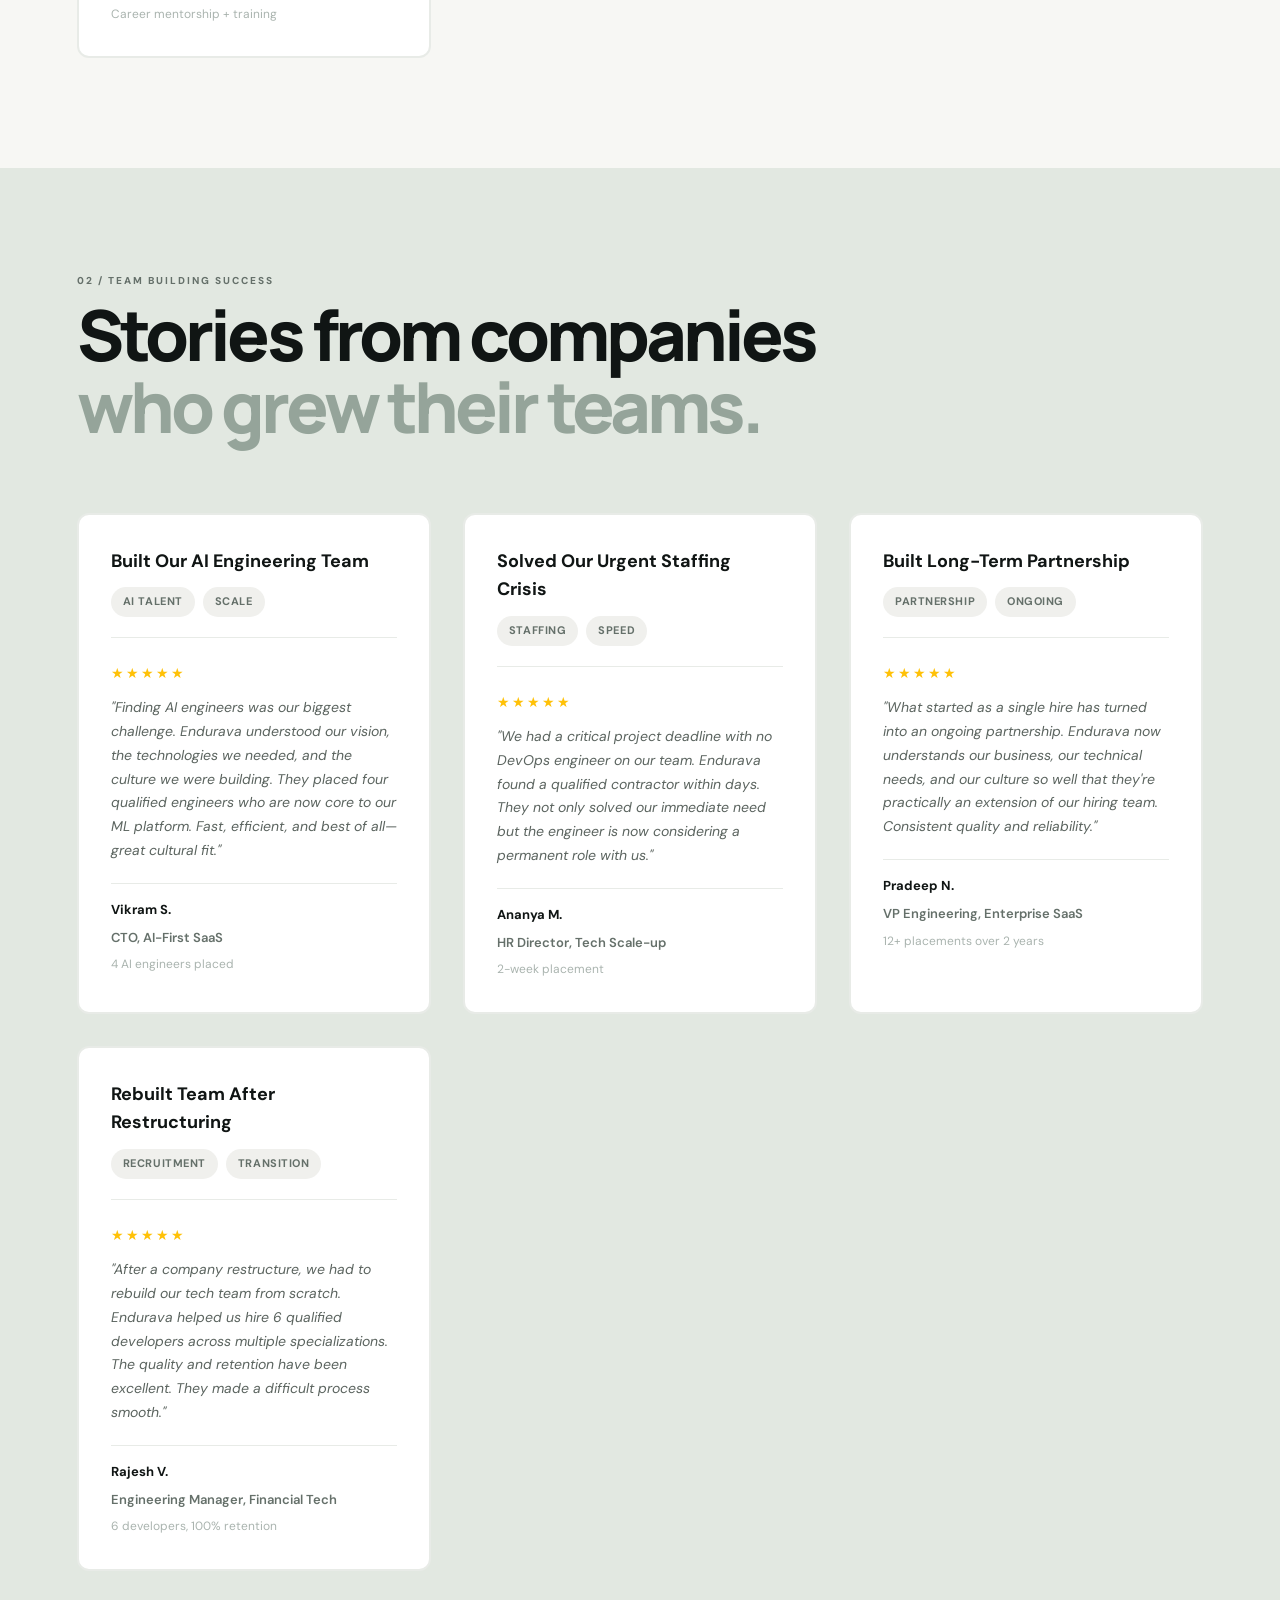
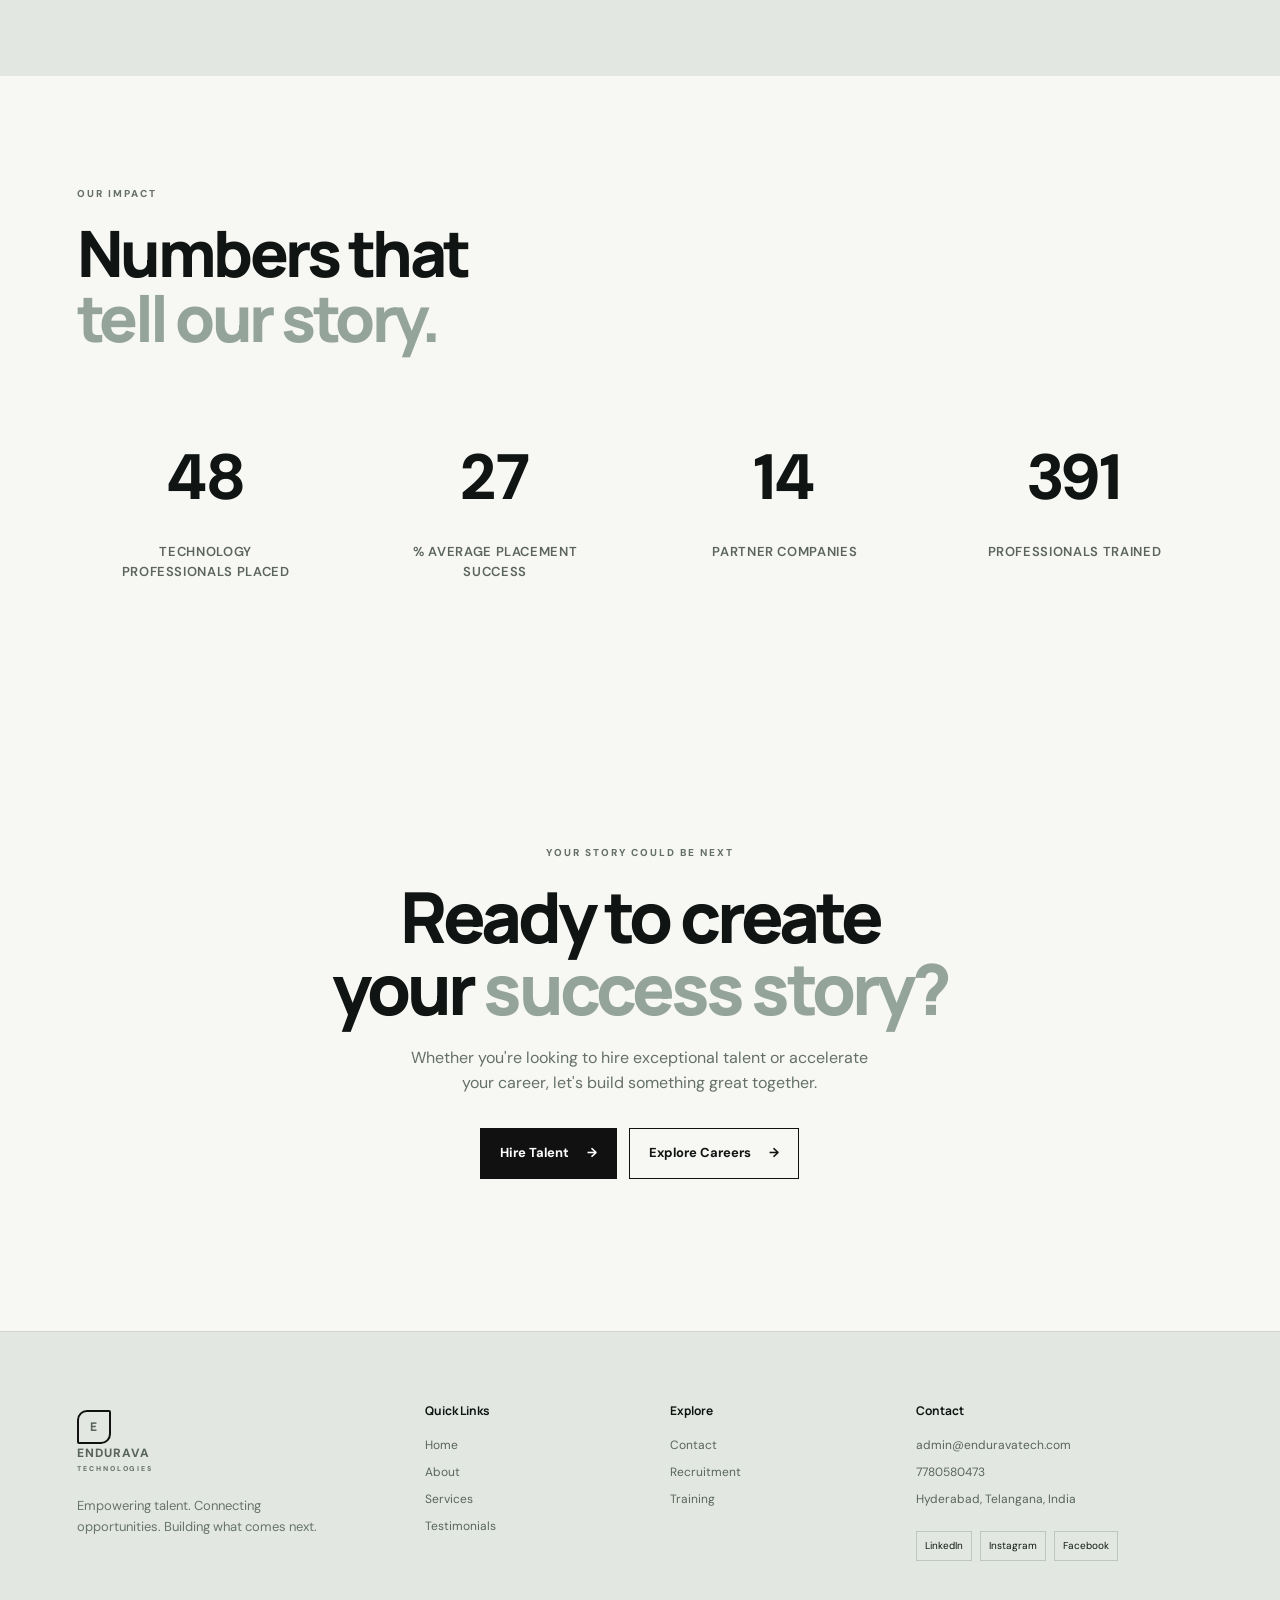
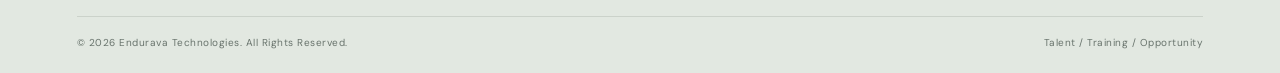
<file: testimonials/index.html>
<!DOCTYPE html>
<html lang="en">
<head>
  <meta charset="UTF-8">
  <meta name="viewport" content="width=device-width, initial-scale=1.0">
  <meta name="description" content="Testimonials - Endurava Technologies. Real stories of career transitions, team building, and technology talent outcomes.">
  <title>Testimonials | Endurava Technologies</title>
  <link rel="preconnect" href="https://fonts.googleapis.com">
  <link rel="preconnect" href="https://fonts.gstatic.com" crossorigin>
  <link href="https://fonts.googleapis.com/css2?family=DM+Sans:wght@400;500;600;700&family=Manrope:wght@600;700;800&display=swap" rel="stylesheet">
  <link rel="stylesheet" href="../styles.css">
</head>
<body>
  <div data-scroll-progress></div>
  <div data-site-header></div>
  <main>
    <!-- PAGE HERO -->
    <section class="page-hero page-wrap">
      <p class="eyebrow" data-reveal="fade-in" data-reveal-delay="100">TESTIMONIALS</p>
      <h1 data-reveal="slide-up" data-reveal-delay="200">Progress worth<br><span class="highlight">sharing.</span></h1>
      <p class="hero-lead" data-reveal="fade-up" data-reveal-delay="300">Real stories of career transformations, team building success, and the impact of connecting the right talent with the right opportunities.</p>
    </section>

    <!-- CANDIDATE STORIES -->
    <section class="section page-wrap" id="candidate-stories">
      <div class="section-heading">
        <div>
          <p class="section-label">01 / CAREER TRANSFORMATIONS</p>
          <h2>Stories from people<br><span>who moved forward.</span></h2>
        </div>
      </div>
      <div class="stories-grid" data-stagger="120">
        <article class="story-card" data-stagger-item>
          <div class="story-header">
            <h3>From Support to Full-Stack Developer</h3>
            <div class="story-meta">
              <span class="story-tag">Training</span>
              <span class="story-tag">Career Transition</span>
            </div>
          </div>
          <blockquote>
            <div class="stars">★★★★★</div>
            <p>"I was working in IT support, knowing I had more potential but unsure how to transition. Endurava's Full Stack Development course gave me both the skills and the confidence to make the leap. Now I'm building modern web applications and loving every day of it."</p>
            <footer>
              <strong>Priya M.</strong>
              <span>Full Stack Developer</span>
              <small>3+ years in role</small>
            </footer>
          </blockquote>
        </article>

        <article class="story-card" data-stagger-item>
          <div class="story-header">
            <h3>Upskilled in AI & Got the Dream Role</h3>
            <div class="story-meta">
              <span class="story-tag">AI/ML</span>
              <span class="story-tag">Placement</span>
            </div>
          </div>
          <blockquote>
            <div class="stars">★★★★★</div>
            <p>"I wanted to pivot into AI, but didn't know where to start. The AI Fundamentals course was perfect—practical, focused, and directly applicable. Within weeks of completing it, Endurava placed me with a team working on ML pipelines. Best decision I made for my career."</p>
            <footer>
              <strong>Rohan P.</strong>
              <span>ML Engineer</span>
              <small>Placed within 8 weeks</small>
            </footer>
          </blockquote>
        </article>

        <article class="story-card" data-stagger-item>
          <div class="story-header">
            <h3>From Freelance to Permanent Role</h3>
            <div class="story-meta">
              <span class="story-tag">Recruitment</span>
              <span class="story-tag">Stability</span>
            </div>
          </div>
          <blockquote>
            <div class="stars">★★★★★</div>
            <p>"After years of freelancing, I wanted stable employment with a growth-focused company. Endurava understood my background and connected me with an organization building cutting-edge tech. Now I have the stability and the growth opportunities I was looking for."</p>
            <footer>
              <strong>Aarav K.</strong>
              <span>Senior React Developer</span>
              <small>Stable role + equity</small>
            </footer>
          </blockquote>
        </article>

        <article class="story-card" data-stagger-item>
          <div class="story-header">
            <h3>Career Acceleration & Mentorship</h3>
            <div class="story-meta">
              <span class="story-tag">Mentorship</span>
              <span class="story-tag">Growth</span>
            </div>
          </div>
          <blockquote>
            <div class="stars">★★★★★</div>
            <p>"The career mentorship at Endurava was invaluable. Having someone who understands the tech industry guide me through decisions helped me make better choices about roles and growth. I've progressed faster than I would have alone."</p>
            <footer>
              <strong>Sneha D.</strong>
              <span>Tech Lead (promoted after 2 years)</span>
              <small>Career mentorship + training</small>
            </footer>
          </blockquote>
        </article>
      </div>
    </section>

    <!-- HIRING PARTNER STORIES -->
    <section class="band band-sage" id="client-stories">
      <div class="page-wrap">
        <div class="section-heading">
          <div>
            <p class="section-label">02 / TEAM BUILDING SUCCESS</p>
            <h2>Stories from companies<br><span>who grew their teams.</span></h2>
          </div>
        </div>
        <div class="stories-grid" data-stagger="120">
          <article class="story-card" data-stagger-item>
            <div class="story-header">
              <h3>Built Our AI Engineering Team</h3>
              <div class="story-meta">
                <span class="story-tag">AI Talent</span>
                <span class="story-tag">Scale</span>
              </div>
            </div>
            <blockquote>
              <div class="stars">★★★★★</div>
              <p>"Finding AI engineers was our biggest challenge. Endurava understood our vision, the technologies we needed, and the culture we were building. They placed four qualified engineers who are now core to our ML platform. Fast, efficient, and best of all—great cultural fit."</p>
              <footer>
                <strong>Vikram S.</strong>
                <span>CTO, AI-First SaaS</span>
                <small>4 AI engineers placed</small>
              </footer>
            </blockquote>
          </article>

          <article class="story-card" data-stagger-item>
            <div class="story-header">
              <h3>Solved Our Urgent Staffing Crisis</h3>
              <div class="story-meta">
                <span class="story-tag">Staffing</span>
                <span class="story-tag">Speed</span>
              </div>
            </div>
            <blockquote>
              <div class="stars">★★★★★</div>
              <p>"We had a critical project deadline with no DevOps engineer on our team. Endurava found a qualified contractor within days. They not only solved our immediate need but the engineer is now considering a permanent role with us."</p>
              <footer>
                <strong>Ananya M.</strong>
                <span>HR Director, Tech Scale-up</span>
                <small>2-week placement</small>
              </footer>
            </blockquote>
          </article>

          <article class="story-card" data-stagger-item>
            <div class="story-header">
              <h3>Built Long-Term Partnership</h3>
              <div class="story-meta">
                <span class="story-tag">Partnership</span>
                <span class="story-tag">Ongoing</span>
              </div>
            </div>
            <blockquote>
              <div class="stars">★★★★★</div>
              <p>"What started as a single hire has turned into an ongoing partnership. Endurava now understands our business, our technical needs, and our culture so well that they're practically an extension of our hiring team. Consistent quality and reliability."</p>
              <footer>
                <strong>Pradeep N.</strong>
                <span>VP Engineering, Enterprise SaaS</span>
                <small>12+ placements over 2 years</small>
              </footer>
            </blockquote>
          </article>

          <article class="story-card" data-stagger-item>
            <div class="story-header">
              <h3>Rebuilt Team After Restructuring</h3>
              <div class="story-meta">
                <span class="story-tag">Recruitment</span>
                <span class="story-tag">Transition</span>
              </div>
            </div>
            <blockquote>
              <div class="stars">★★★★★</div>
              <p>"After a company restructure, we had to rebuild our tech team from scratch. Endurava helped us hire 6 qualified developers across multiple specializations. The quality and retention have been excellent. They made a difficult process smooth."</p>
              <footer>
                <strong>Rajesh V.</strong>
                <span>Engineering Manager, Financial Tech</span>
                <small>6 developers, 100% retention</small>
              </footer>
            </blockquote>
          </article>
        </div>
      </div>
    </section>

    <!-- IMPACT STATS -->
    <section class="section page-wrap">
      <div class="section-heading">
        <div>
          <p class="section-label">OUR IMPACT</p>
          <h2>Numbers that<br><span>tell our story.</span></h2>
        </div>
      </div>
      <div class="impact-grid" data-stagger="100">
        <div class="impact-stat" data-stagger-item>
          <div class="stat-number" data-count="150">0</div>
          <p class="stat-label">Technology Professionals Placed</p>
        </div>
        <div class="impact-stat" data-stagger-item>
          <div class="stat-number" data-count="85">0</div>
          <p class="stat-label">% Average Placement Success</p>
        </div>
        <div class="impact-stat" data-stagger-item>
          <div class="stat-number" data-count="45">0</div>
          <p class="stat-label">Partner Companies</p>
        </div>
        <div class="impact-stat" data-stagger-item>
          <div class="stat-number" data-count="1200">0</div>
          <p class="stat-label">Professionals Trained</p>
        </div>
      </div>
    </section>

    <!-- CTA -->
    <section class="final-cta page-wrap">
      <p class="section-label">YOUR STORY COULD BE NEXT</p>
      <h2>Ready to create<br>your <span>success story?</span></h2>
      <p>Whether you're looking to hire exceptional talent or accelerate your career, let's build something great together.</p>
      <div class="button-row">
        <a class="btn btn-dark" href="/services">Hire Talent <span>→</span></a>
        <a class="btn btn-line" href="/contact">Explore Careers <span>→</span></a>
      </div>
    </section>
  </main>

  <div data-site-footer></div>

  <script src="../animations.js"></script>
  <script src="../components.js"></script>
  <script src="../script.js"></script>
  <script src="../chatbot.js"></script>
</body>
</html>
</file>
<file: styles.css>
:root{--animation-duration:0.6s;--transition-duration:0.3s;--reveal-stagger:50ms}*{box-sizing:border-box}html{scroll-behavior:smooth}body{margin:0;background:#f7f7f4;color:#101514;font-family:"DM Sans",sans-serif;line-height:1.6}a{text-decoration:none;color:inherit}h1,h2,h3,p{margin-top:0}.page-wrap{width:min(1180px,88vw);margin:0 auto}.site-header{height:82px;position:sticky;top:0;z-index:20;background:#f7f7f4ed;border-bottom:1px solid #dcded9;backdrop-filter:blur(14px)}.header-inner{width:min(1280px,90vw);height:100%;margin:auto;display:flex;align-items:center;gap:32px}.brand{display:flex;align-items:center;gap:10px;font-size:15px;font-weight:800;letter-spacing:.08em;white-space:nowrap}.brand small{display:block;color:#68706c;font-size:7px;letter-spacing:.28em}.brand-mark{width:34px;height:34px;border:2px solid #111;display:grid;place-items:center;font-family:Manrope;font-weight:800;border-radius:10px 2px 10px 2px}.main-nav{display:flex;align-items:center;gap:24px;margin-left:auto;font-size:13px;font-weight:600}.main-nav a{position:relative;color:#5b645f}.main-nav a:hover,.main-nav a.active{color:#101514}.main-nav a.active:after{content:"";position:absolute;left:0;right:0;bottom:-11px;height:2px;background:#101514}.header-cta,.btn{display:inline-flex;align-items:center;justify-content:center;gap:18px;font-weight:700;font-size:13px}.header-cta{border:1px solid #111;padding:10px 14px}.menu-btn{display:none;background:none;border:0;padding:8px}.menu-btn span{display:block;width:24px;height:2px;background:#111;margin:5px}.home-hero{min-height:690px;display:grid;grid-template-columns:1.03fr .97fr;gap:min(7vw,94px);align-items:center;padding:76px 0}.hero-copy h1 span.highlight{background:linear-gradient(135deg,#66736d,#101514);-webkit-background-clip:text;-webkit-text-fill-color:transparent;background-clip:text}.hero-copy h1 em{font-style:normal;color:#66736d}.eyebrow,.section-label{font-size:10px;font-weight:800;letter-spacing:.2em;color:#65706a}.hero-copy h1,.section h2,.band h2,.final-cta h2{font-family:Manrope,sans-serif;font-weight:800;letter-spacing:-.055em;line-height:1.02}.hero-copy h1{font-size:clamp(48px,6.4vw,85px);margin:20px 0 25px}.hero-copy h1 em{color:#66736d;font-style:normal}.hero-lead{max-width:590px;font-size:18px;color:#59625e}.button-row{display:flex;gap:12px;flex-wrap:wrap;margin:32px 0}.btn{padding:14px 19px;border:1px solid #111}.btn-dark{background:#111;color:#fff}.btn-line{background:transparent}.btn-light{background:#f7f7f4;color:#111;border-color:#f7f7f4}.btn:hover,.header-cta:hover{transform:translateY(-2px)}.hero-proof{display:flex;gap:38px;margin-top:58px}.hero-proof div{display:flex;gap:11px;align-items:flex-start}.hero-proof strong,.card-number{font-size:10px}.hero-proof span{font-size:11px;line-height:1.25;color:#68716b}.hero-visual{height:510px;position:relative;overflow:hidden;background:#e2e8e1}.visual-grid{position:absolute;inset:0;background-image:linear-gradient(#fff8 1px,transparent 1px),linear-gradient(90deg,#fff8 1px,transparent 1px);background-size:40px 40px;transform:perspective(500px) rotateX(58deg) scale(1.5);transform-origin:center bottom}.visual-orbit{position:absolute;border:1px solid #738178;border-radius:50%;transform:rotate(-24deg)}.orbit-one{width:420px;height:210px;right:-65px;top:100px}.orbit-two{width:310px;height:155px;right:0;top:130px;transform:rotate(35deg)}.visual-panel{position:absolute;left:9%;top:16%;width:255px;padding:24px;background:#f7f7f4eb;border:1px solid #fff;box-shadow:0 20px 45px #0001}.visual-panel span{font-size:9px;letter-spacing:.18em}.visual-panel b{display:block;margin-top:30px;font:800 25px/1.05 Manrope}.visual-panel i{position:absolute;right:20px;bottom:17px;font-size:22px}.visual-node{position:absolute;width:17px;height:17px;border:4px solid #f7f7f4;background:#111;border-radius:50%;box-shadow:0 0 0 1px #111}.node-one{right:22%;top:28%}.node-two{right:39%;top:52%}.node-three{right:8%;top:65%;background:#758278}.band{padding:105px 0}.band-dark{background:#111;color:#f6f6f1}.band-sage{background:#e2e8e1}.intro-grid,.split-feature{display:grid;grid-template-columns:.7fr 1.3fr;gap:min(10vw,134px)}.band h2,.final-cta h2{font-size:clamp(44px,5.5vw,73px);margin:0 0 25px}.band h2 span,.section h2 span,.final-cta h2 span{color:#95a49a}.large-copy{font-size:20px;max-width:650px;color:#bac3bc}.dark-copy{color:#5e6962}.band-sage .large-copy{color:#5e6962}.text-link{display:inline-block;border-bottom:1px solid #111;padding-bottom:4px;font-size:13px;font-weight:700}.light-link{border-color:#aeb9b0;color:#f6f6f1}.section{padding-top:110px;padding-bottom:110px}.section-heading{display:flex;align-items:end;justify-content:space-between;gap:30px;margin-bottom:45px}.heading-note{max-width:290px;color:#68716b;font-size:13px}.section h2{font-size:clamp(42px,5vw,68px);margin:18px 0 0}.card-grid{display:grid;gap:0}.card-grid.four{grid-template-columns:repeat(4,1fr);border-top:1px solid #d4d8d2;border-left:1px solid #d4d8d2}.service-card{min-height:300px;padding:26px;border-right:1px solid #d4d8d2;border-bottom:1px solid #d4d8d2}.line-icon{font-size:30px;margin:38px 0 17px}.service-card h3,.benefit-grid h3{font:700 18px Manrope;margin-bottom:9px}.service-card p,.benefit-grid p{font-size:13px;color:#68716b}.benefit-grid{display:grid;grid-template-columns:repeat(3,1fr);gap:50px}.benefit-grid>div{border-top:1px solid #cbd0ca;padding-top:18px}.benefit-grid strong{font-size:11px}.benefit-grid h3{margin-top:42px}.dark-heading{margin-bottom:42px}.quote-grid{display:grid;grid-template-columns:repeat(2,1fr);gap:18px}.quote-grid blockquote{margin:0;padding:28px;background:#1b211e;border:1px solid #39423c}.stars{color:#c5d0c7;font-size:12px;letter-spacing:3px}.quote-grid p{font:600 20px/1.35 Manrope;margin:23px 0 35px}.quote-grid footer{display:flex;gap:15px;font-weight:700}.quote-grid footer small{color:#9eaaa1;font-weight:400}.final-cta{text-align:center;padding-top:120px;padding-bottom:120px}.final-cta h2{margin:20px 0}.final-cta>p:not(.section-label){max-width:480px;margin:0 auto;color:#647068}.final-cta .button-row{justify-content:center}.service-list{border-top:1px solid #ccd1cb}.service-detail h2{font:800 clamp(34px,4vw,54px)/1.04 Manrope;letter-spacing:-.05em;margin:0 0 20px}.service-detail h2 span{color:#66736d}.service-detail p{max-width:580px;color:#68736c}.service-detail ul{display:flex;gap:18px;flex-wrap:wrap;padding:0;margin:25px 0 0;list-style:none;color:#424c46;font-size:12px}.mission-grid,.value-grid,.process-grid,.metric-grid,.story-grid{display:grid;gap:0}.mission-grid{grid-template-columns:repeat(3,1fr);margin-top:70px}.mission-grid>div,.value-grid article{border-top:1px solid #ccd1cb;padding:18px 28px 0 0}.mission-grid h3,.value-grid h3,.process-grid h3{font:700 18px Manrope;margin:35px 0 8px}.mission-grid p,.value-grid p,.process-grid p{font-size:13px;color:#68736c}.value-grid{grid-template-columns:repeat(3,1fr);border-top:0;gap:48px 35px}.value-grid article b{font-size:11px}.process-grid{grid-template-columns:repeat(5,1fr);gap:18px}.process-grid>div{border-top:1px solid #4b554e;padding-top:17px}.process-grid b{font-size:11px;color:#b7c4ba}.process-grid h3{font-size:15px;margin-top:35px}.process-grid p{color:#aeb9b0}.metric-grid{grid-template-columns:repeat(4,1fr);border-top:1px solid #414b44;border-left:1px solid #414b44}.metric-grid>div{padding:25px;border-right:1px solid #414b44;border-bottom:1px solid #414b44}.metric-grid strong{display:block;font:800 43px Manrope;color:#d1ddd3}.metric-grid span{display:block;margin-top:24px;font-size:12px}.metric-grid small{color:#9eaaa1}.story-grid{grid-template-columns:repeat(3,1fr);gap:18px}.story-card{padding:28px;border:1px solid #d4d8d2}.story-card>p{font:600 18px/1.4 Manrope;margin:25px 0 50px}.story-card footer{display:grid;gap:3px;font-size:13px}.story-card footer span{color:#68736c;font-size:11px}.light-quotes blockquote{background:#eef1ed;border-color:#d5dbd4;color:#101514}.light-quotes footer{color:#101514}.light-quotes footer small{color:#68736c}.contact-layout{display:grid;grid-template-columns:1fr 1fr;gap:min(10vw,134px)}.contact-layout h2{font-size:clamp(45px,5vw,68px)}.contact-details{margin:45px 0}.contact-details>div{border-top:1px solid #ccd1cb;padding:15px 0}.contact-details span{display:block;font-size:10px;letter-spacing:.14em;text-transform:uppercase;color:#68736c}.contact-details a,.contact-details p{display:block;margin:4px 0 0;font-weight:600}.map-placeholder{height:190px;background:#e2e8e1;padding:24px;display:flex;flex-direction:column;justify-content:end;position:relative;overflow:hidden}.map-placeholder:before{content:"";position:absolute;inset:0;background-image:linear-gradient(35deg,transparent 49%,#ffffff99 50%,transparent 51%),linear-gradient(125deg,transparent 49%,#ffffff99 50%,transparent 51%);background-size:80px 80px}.map-placeholder>*{position:relative}.map-placeholder span{font-size:9px;letter-spacing:.16em}.map-placeholder strong{font:700 20px Manrope;margin-top:6px}.map-placeholder small{color:#68736c;font-size:11px}.form-message{display:none;color:#526057;font-size:13px;border-left:2px solid #7b8c80;padding-left:12px}.form-message.visible{display:block}.form-honeypot{position:absolute;left:-9999px;width:1px;height:1px;opacity:0}.site-footer{background:#e2e8e1;border-top:1px solid #d1d7d0;padding:70px 0 22px}.footer-grid{display:grid;grid-template-columns:1.5fr 1fr 1fr 1.4fr;gap:40px}.footer-brand{display:inline-flex}.footer-grid>div>p{color:#68736c;max-width:260px;font-size:13px;margin-top:22px}.footer-grid h3{font:700 12px Manrope;margin:0 0 17px}.footer-grid>div>a,.footer-grid>div>span{display:block;color:#59645d;font-size:12px;margin:8px 0}.socials{display:flex;gap:8px;margin-top:22px}.socials span{border:1px solid #bdc7bd;padding:6px 8px;font-size:10px!important}.footer-bottom{display:flex;justify-content:space-between;border-top:1px solid #cbd2ca;margin-top:55px;padding-top:18px;color:#68736c;font-size:10px;letter-spacing:.05em}@media(max-width:950px){.main-nav{gap:14px}.header-inner{gap:16px}.header-cta{padding:9px 11px}.home-hero{gap:4vw}.card-grid.four{grid-template-columns:repeat(2,1fr)}.process-grid{grid-template-columns:repeat(3,1fr);row-gap:35px}}@media(max-width:760px){.site-header{height:72px}.header-inner{width:90vw}.main-nav{display:none;position:absolute;left:0;right:0;top:72px;padding:23px 5vw;background:#f7f7f4;border-bottom:1px solid #dcded9;flex-direction:column;align-items:flex-start;gap:18px;box-shadow:0 15px 25px #0000000b}.main-nav.open{display:flex}.main-nav a.active:after{bottom:-5px}.menu-btn{display:block;margin-left:auto}.header-cta{display:none}.home-hero{display:block;padding:64px 0 72px}.page-hero{padding:70px 0 65px}.hero-copy h1,.page-hero h1{font-size:clamp(46px,13vw,74px)}.hero-visual{height:350px;margin-top:45px}.hero-proof{gap:18px;margin-top:45px}.intro-grid,.split-feature,.contact-layout{grid-template-columns:1fr;gap:35px}.band,.section{padding:75px 0}.section-heading{display:block}.section-heading>.text-link{margin-top:20px}.card-grid.four,.benefit-grid,.quote-grid,.mission-grid,.value-grid,.metric-grid,.story-grid{grid-template-columns:1fr}.service-card{min-height:240px}.benefit-grid{gap:25px}.benefit-grid h3{margin-top:25px}.process-grid{grid-template-columns:1fr 1fr}.footer-grid{grid-template-columns:1fr 1fr;gap:35px}.footer-grid>div:first-child{grid-column:1/-1}.footer-bottom{display:block;line-height:2}.footer-bottom span{display:block}}

/* ========================================
   ANIMATION KEYFRAMES & UTILITY CLASSES
   ======================================== */

/* Scroll Progress Bar */
[data-scroll-progress]{position:fixed;top:0;left:0;height:3px;background:linear-gradient(90deg,#101514,#66736d);z-index:999;width:0;transition:width .1s linear}

/* Reveal Animation Classes */
[data-reveal]{opacity:0}[data-reveal].revealed{opacity:1}

/* Fade Up */
@keyframes fadeUp{from{opacity:0;transform:translateY(30px)}to{opacity:1;transform:translateY(0)}}
.reveal-fade-up{animation:fadeUp var(--animation-duration) cubic-bezier(.34,1.56,.64,1) forwards}

/* Slide Up */
@keyframes slideUp{from{opacity:0;transform:translateY(50px)}to{opacity:1;transform:translateY(0)}}
.reveal-slide-up{animation:slideUp var(--animation-duration) cubic-bezier(.34,1.56,.64,1) forwards}

/* Slide Left */
@keyframes slideLeft{from{opacity:0;transform:translateX(-50px)}to{opacity:1;transform:translateX(0)}}
.reveal-slide-left{animation:slideLeft var(--animation-duration) cubic-bezier(.34,1.56,.64,1) forwards}

/* Slide Right */
@keyframes slideRight{from{opacity:0;transform:translateX(50px)}to{opacity:1;transform:translateX(0)}}
.reveal-slide-right{animation:slideRight var(--animation-duration) cubic-bezier(.34,1.56,.64,1) forwards}

/* Scale In */
@keyframes scaleIn{from{opacity:0;transform:scale(.95)}to{opacity:1;transform:scale(1)}}
.reveal-scale-in{animation:scaleIn var(--animation-duration) cubic-bezier(.34,1.56,.64,1) forwards}

/* Fade In */
@keyframes fadeIn{from{opacity:0}to{opacity:1}}
.reveal-fade-in{animation:fadeIn var(--animation-duration) ease-out forwards}

/* Stagger Container */
[data-stagger]{--stagger-delay:var(--reveal-stagger)}[data-stagger-item]{opacity:0}[data-stagger-item].revealed{opacity:1}

/* Count Up Animation */
@keyframes countUp{from{opacity:0}to{opacity:1}}[data-count]{animation:countUp var(--animation-duration) ease-out forwards}

/* Button Hover Effects */
.btn{position:relative;overflow:hidden;transition:all var(--transition-duration) ease-out}.btn:hover{transform:translateY(-2px)}.btn span{display:inline-flex;align-items:center;transition:transform var(--transition-duration) ease-out}.btn:hover span{transform:translateX(4px)}

/* Link Hover Effect - Animated Underline */
.text-link{position:relative;display:inline-flex;align-items:center;gap:8px;color:#101514;transition:color var(--transition-duration) ease-out}.text-link::after{content:"";position:absolute;bottom:-2px;left:0;width:0;height:2px;background:currentColor;transition:width var(--transition-duration) ease-out}.text-link:hover::after{width:100%}

/* Card Hover Effects */
.service-card{transition:all var(--transition-duration) ease-out}.service-card:hover{transform:translateY(-4px)}.service-card:hover .line-icon{animation:iconBounce .6s ease-out}

/* Icon Bounce Animation */
@keyframes iconBounce{0%{transform:translateY(0)}50%{transform:translateY(-8px)}100%{transform:translateY(0)}}.line-icon{display:inline-block;transition:transform var(--transition-duration) ease-out}

/* Marquee Animation */
@keyframes marquee{0%{transform:translateX(0)}100%{transform:translateX(-50%)}}[data-marquee]{display:flex;gap:24px;overflow:hidden;mask-image:linear-gradient(90deg,transparent 0%,#000 10%,#000 90%,transparent 100%)}.marquee-item{flex-shrink:0;animation:marquee 60s linear infinite;animation-play-state:running}

/* Rotating Icon Animation */
@keyframes spin{0%{transform:rotate(0deg)}100%{transform:rotate(360deg)}}.animate-spin{animation:spin 2s linear infinite}

/* Pulse Animation */
@keyframes pulse{0%,100%{opacity:1}50%{opacity:.5}}.animate-pulse{animation:pulse 2s cubic-bezier(.4,0,.6,1) infinite}

/* Gradient Animation */
@keyframes gradientShift{0%{background-position:0% 50%}50%{background-position:100% 50%}100%{background-position:0% 50%}}.animate-gradient{background-size:200% 200%;animation:gradientShift 6s ease infinite}

/* Float Animation */
@keyframes float{0%,100%{transform:translateY(0px)}50%{transform:translateY(-20px)}}.animate-float{animation:float 6s ease-in-out infinite}

/* Accessibility: Respect Reduced Motion */
@media(prefers-reduced-motion:reduce){*,*::before,*::after{animation-duration:.01ms !important;animation-iteration-count:1 !important;transition-duration:.01ms !important;scroll-behavior:auto !important}}

/* Audience Path Cards */
.audience-path{display:grid;grid-template-columns:repeat(auto-fit,minmax(300px,1fr));gap:32px;margin-top:40px}.audience-card{background:#fff;border:2px solid #e8ebe7;border-radius:16px;padding:40px;display:flex;flex-direction:column;transition:all var(--transition-duration) ease-out;position:relative;overflow:hidden}.audience-card::before{content:"";position:absolute;top:0;left:0;right:0;height:4px;background:linear-gradient(90deg,#101514,#66736d);transform:scaleX(0);transform-origin:left;transition:transform var(--transition-duration) ease-out}.audience-card:hover::before{transform:scaleX(1)}.audience-card:hover{border-color:#101514;transform:translateY(-8px);box-shadow:0 20px 40px rgba(16,21,20,.1)}.audience-card-icon{font-size:48px;margin-bottom:20px}.audience-card-content{flex:1}.audience-card-content h3{font-size:24px;font-weight:700;margin-bottom:12px;color:#101514}.audience-card-content p{color:#5b645f;margin-bottom:20px;font-size:15px}.audience-benefits{display:flex;flex-direction:column;gap:12px;margin-bottom:30px}.audience-benefits span{font-size:13px;color:#5b645f;font-weight:500}




/* Technology Marquee Section */
.band-tech-marquee{background:#f7f7f4;padding:60px 0}.marquee-wrapper{display:flex;gap:24px;overflow:hidden;mask-image:linear-gradient(90deg,transparent 0%,#000 10%,#000 90%,transparent 100%);width:100%}.marquee-item{flex-shrink:0;animation:marquee 80s linear infinite}.tech-tag{display:inline-block;background:#101514;color:#fff;padding:12px 20px;border-radius:24px;font-size:13px;font-weight:600;letter-spacing:.05em;white-space:nowrap;transition:all var(--transition-duration) ease-out}.marquee-item:hover .tech-tag{background:#66736d;transform:scale(1.05)}

/* Highlight gradient text */
.highlight{background:linear-gradient(135deg,#66736d,#101514);-webkit-background-clip:text;-webkit-text-fill-color:transparent;background-clip:text}



/* Recruitment Process Steps */
.recruitment-process{display:grid;grid-template-columns:repeat(auto-fit,minmax(140px,1fr));gap:24px;margin-top:40px}.process-step{background:#fff;padding:30px 20px;border-radius:12px;border:2px solid #e8ebe7;text-align:center;transition:all var(--transition-duration) ease-out;position:relative}.process-step:hover{border-color:#101514;transform:translateY(-4px);box-shadow:0 12px 24px rgba(16,21,20,.08)}.step-number{font-size:28px;font-weight:700;color:#66736d;margin-bottom:12px}.process-step h3{font-size:16px;font-weight:700;margin:12px 0;color:#101514}.process-step p{font-size:13px;color:#5b645f;margin:0;line-height:1.5}

/* Service Detail List */
.service-list{display:grid;gap:48px;margin-top:40px}.service-detail{padding:40px;background:#fff;border-radius:16px;border-left:4px solid #66736d;transition:all var(--transition-duration) ease-out}.service-detail:hover{border-left-color:#101514;transform:translateX(4px);box-shadow:0 16px 32px rgba(16,21,20,.08)}.service-detail-head{display:flex;justify-content:space-between;align-items:flex-start;margin-bottom:24px;gap:16px}.service-detail-head span{font-size:12px;font-weight:700;letter-spacing:.1em;color:#65706a}.service-detail-head .line-icon{font-size:24px;color:#66736d}.service-detail h2{margin:0 0 16px 0;font-size:clamp(20px,4vw,28px)}.service-detail p{color:#5b645f;margin-bottom:20px}.service-detail ul{list-style:none;padding:0;margin:0}.service-detail li{padding-left:24px;margin-bottom:12px;position:relative;color:#5b645f;font-size:14px}.service-detail li::before{content:'✓';position:absolute;left:0;top:1px;width:16px;height:16px;border-radius:50%;background:#e2e8e1;color:#4c5850;font-size:10px;font-weight:700;line-height:16px;text-align:center}


/* About Page Components */
.values-grid{display:grid;grid-template-columns:repeat(auto-fit,minmax(280px,1fr));gap:32px;margin-top:40px}.value-card{background:#fff;padding:32px;border-radius:12px;border:2px solid #e8ebe7;text-align:center;transition:all var(--transition-duration) ease-out}.value-card:hover{border-color:#101514;transform:translateY(-8px);box-shadow:0 20px 40px rgba(16,21,20,.08)}.value-icon{font-size:52px;margin-bottom:20px;display:block}.value-card h3{font-size:20px;font-weight:700;color:#101514;margin:0 0 12px 0}

.approach-grid{display:grid;grid-template-columns:repeat(auto-fit,minmax(240px,1fr));gap:28px;margin-top:40px}.approach-item{background:#f7f7f4;padding:28px;border-radius:12px;border-left:4px solid #66736d;transition:all var(--transition-duration) ease-out}.approach-item:hover{border-left-color:#101514;background:#fff;transform:translateX(4px)}.approach-item strong{display:block;font-size:16px;color:#101514;margin-bottom:12px;font-weight:700}.approach-item p{color:#5b645f;font-size:14px;margin:0;line-height:1.6}


/* Contact Page Styles */
.contact-path-selector{display:grid;grid-template-columns:repeat(auto-fit,minmax(200px,1fr));gap:20px;margin-top:32px}

.contact-option{display:flex;align-items:flex-start;gap:16px;padding:20px;background:#fff;border:2px solid #e8ebe7;border-radius:12px;cursor:pointer;transition:all var(--transition-duration) ease-out;position:relative}

.contact-option input[type='radio']{margin-top:4px;cursor:pointer;width:20px;height:20px;accent-color:#101514}

.contact-option:hover{border-color:#101514;background:#fafaf8;transform:translateY(-2px)}

.contact-option input[type='radio']:checked + .option-content{color:#101514}

.contact-option input[type='radio']:checked ~ *{color:#101514}

.contact-option h3{font-size:16px;font-weight:700;margin:0 0 6px 0;color:#101514}

.contact-option p{font-size:13px;color:#5b645f;margin:0}

/* Contact Forms */
.contact-form-section{margin-top:48px;padding:40px;background:#fff;border-radius:16px;border:2px solid #e8ebe7}

.contact-form{display:grid;gap:24px}

.form-group{display:flex;flex-direction:column;gap:8px}

.form-group label{font-weight:600;font-size:14px;color:#101514}

.form-group input,.form-group textarea,.form-group select{padding:12px 16px;border:1px solid #dcded9;border-radius:8px;font-family:inherit;font-size:14px;background:#f7f7f4;transition:all var(--transition-duration) ease-out}

.form-group input:focus,.form-group textarea:focus,.form-group select:focus{outline:none;border-color:#101514;background:#fff;box-shadow:0 0 0 3px rgba(101,112,106,.1)}

.checkbox-group{display:flex;flex-direction:column;gap:12px}

.checkbox-group label{display:flex;align-items:center;gap:8px;font-weight:400;cursor:pointer}

.checkbox-group input[type='checkbox']{width:18px;height:18px;cursor:pointer;accent-color:#101514}

.contact-info-grid{display:grid;grid-template-columns:repeat(auto-fit,minmax(200px,1fr));gap:32px;margin-top:40px}

.info-card{padding:32px;background:#f7f7f4;border-radius:12px;transition:all var(--transition-duration) ease-out}

.info-card:hover{background:#fff;transform:translateY(-4px)}

.info-card h3{font-size:18px;font-weight:700;margin:0;color:#101514}


/* Testimonials Styles */
.stories-grid{display:grid;grid-template-columns:repeat(auto-fit,minmax(280px,1fr));gap:32px;margin-top:40px}

.story-card{background:#fff;padding:32px;border-radius:12px;border:2px solid #e8ebe7;transition:all var(--transition-duration) ease-out}

.story-card:hover{border-color:#101514;transform:translateY(-8px);box-shadow:0 24px 48px rgba(16,21,20,.12)}

.story-header{margin-bottom:24px;padding-bottom:20px;border-bottom:1px solid #e8ebe7}

.story-header h3{font-size:18px;font-weight:700;color:#101514;margin:0 0 12px 0}

.story-meta{display:flex;gap:8px;flex-wrap:wrap}

.story-tag{display:inline-block;font-size:11px;font-weight:700;letter-spacing:.05em;padding:6px 12px;background:#f0f0ed;color:#65706a;border-radius:20px;text-transform:uppercase}

.story-card blockquote{margin:0;padding:0}

.story-card .stars{font-size:14px;color:#ffc107;letter-spacing:2px;margin-bottom:12px;display:block}

.story-card blockquote p{color:#5b645f;font-size:14px;line-height:1.7;margin:12px 0;font-style:italic}

.story-card footer{margin-top:20px;padding-top:16px;border-top:1px solid #e8ebe7}

.story-card footer strong{display:block;color:#101514;font-weight:700;margin-bottom:4px}

.story-card footer span{display:block;color:#65706a;font-size:13px;font-weight:600}

.story-card footer small{display:block;color:#aab4af;font-size:12px;margin-top:4px}

/* Impact Stats */
.impact-grid{display:grid;grid-template-columns:repeat(auto-fit,minmax(180px,1fr));gap:32px;margin-top:40px}

.impact-stat{text-align:center;padding:32px;background:#f7f7f4;border-radius:12px;transition:all var(--transition-duration) ease-out}

.impact-stat:hover{background:#fff;transform:translateY(-4px)}

.stat-number{font-size:clamp(36px,8vw,64px);font-weight:800;color:#101514;margin-bottom:12px;display:block}

.stat-label{font-size:13px;color:#5b645f;font-weight:600;letter-spacing:.05em;margin:0;text-transform:uppercase}


/* ========================================
   CHATBOT STYLES
   ======================================== */

#eva-chat-container{font-family:inherit}

.chat-toggle-btn{position:fixed;bottom:28px;right:28px;width:60px;height:60px;border-radius:50%;background:linear-gradient(135deg,#101514,#66736d);border:none;cursor:pointer;display:flex;align-items:center;justify-content:center;color:#fff;box-shadow:0 4px 20px rgba(16,21,20,.2);z-index:999;transition:all .3s ease}.chat-toggle-btn:hover{transform:scale(1.1);box-shadow:0 8px 30px rgba(16,21,20,.3)}.chat-toggle-btn.active{background:linear-gradient(135deg,#66736d,#101514)}.chat-badge{position:absolute;top:8px;right:8px;width:10px;height:10px;background:#ff6b6b;border-radius:50%;font-size:6px;color:#fff;display:flex;align-items:center;justify-content:center;animation:pulse 2s infinite}

.chat-window{position:fixed;bottom:100px;right:28px;width:360px;max-width:90vw;height:600px;max-height:80vh;background:#fff;border-radius:16px;box-shadow:0 8px 32px rgba(16,21,20,.15);display:flex;flex-direction:column;z-index:998;animation:chatSlideUp .3s ease;border:1px solid #e8ebe7}@media(max-width:480px){.chat-window{width:calc(100vw - 32px);bottom:calc(28px + 60px + 20px);right:16px;left:16px}}

@keyframes chatSlideUp{from{transform:translateY(20px);opacity:0}to{transform:translateY(0);opacity:1}}

.chat-header{background:linear-gradient(135deg,#101514,#66736d);color:#fff;padding:20px;border-radius:16px 16px 0 0;display:flex;justify-content:space-between;align-items:flex-start;gap:16px}.chat-header h3{margin:0;font-size:18px;font-weight:700}.chat-header p{margin:4px 0 0 0;font-size:12px;opacity:.8}.chat-icon{display:flex}.chat-close-btn{background:none;border:none;color:#fff;cursor:pointer;padding:0;width:24px;height:24px;display:flex;align-items:center;justify-content:center;transition:transform .2s}.chat-close-btn:hover{transform:scale(1.2)}

.chat-messages{flex:1;overflow-y:auto;padding:20px;display:flex;flex-direction:column;gap:12px;background:#fafaf8}

.chat-messages::-webkit-scrollbar{width:6px}.chat-messages::-webkit-scrollbar-track{background:transparent}.chat-messages::-webkit-scrollbar-thumb{background:#dcded9;border-radius:3px}.chat-messages::-webkit-scrollbar-thumb:hover{background:#aab4af}

.chat-message{display:flex;gap:8px;align-items:flex-start;animation:fadeUp .3s ease}

.user-message{justify-content:flex-end}.user-message .message-content{background:#101514;color:#fff;padding:12px 16px;border-radius:12px;border-radius:12px 0 12px 12px;max-width:85%;word-wrap:break-word;font-size:14px}

.bot-message{justify-content:flex-start}.message-avatar{width:32px;height:32px;flex-shrink:0;display:flex;align-items:center;justify-content:center;font-size:13px;font-weight:800;font-family:Manrope,sans-serif;background:#101514;color:#fff;border-radius:50%}.bot-message .message-content{background:#e8ebe7;color:#101514;padding:12px 16px;border-radius:12px;border-radius:0 12px 12px 12px;max-width:85%;word-wrap:break-word;font-size:14px;line-height:1.5}

.chat-input-area{padding:16px;border-top:1px solid #e8ebe7;background:#fff;border-radius:0 0 16px 16px}

.chat-input{width:100%;padding:12px 16px;border:1px solid #dcded9;border-radius:8px;font-family:inherit;font-size:14px;background:#f7f7f4;transition:all .2s ease;margin-bottom:10px}

.chat-input:focus{outline:none;border-color:#101514;background:#fff;box-shadow:0 0 0 3px rgba(101,112,106,.1)}

/* Mega navigation */
.site-header + main [id]{scroll-margin-top:96px}
.site-header{z-index:100}.nav-item{position:relative}.nav-parent{display:flex;align-items:center}.main-nav .nav-link{padding:28px 0}.submenu-toggle{display:grid;place-items:center;width:18px;height:28px;padding:0;border:0;background:transparent;color:#5b645f;cursor:pointer;font:700 15px/1 inherit}.submenu-toggle span{transition:transform .2s ease}.nav-item.submenu-open .submenu-toggle span,.nav-item:hover .submenu-toggle span{transform:rotate(180deg)}.mega-menu{position:absolute;top:100%;left:50%;width:min(860px,calc(100vw - 32px));max-height:calc(100vh - 98px);overflow:auto;padding:25px 28px 18px;background:#fff;border:1px solid #d4d8d2;box-shadow:0 20px 45px rgba(16,21,20,.14);opacity:0;visibility:hidden;pointer-events:none;transform:translate(-50%,8px);transition:opacity .18s ease,transform .18s ease,visibility .18s;z-index:101}.mega-menu--home,.mega-menu--about,.mega-menu--stories{width:min(400px,calc(100vw - 32px))}.mega-menu--contact{width:min(330px,calc(100vw - 32px))}.nav-item:hover .mega-menu,.nav-item:focus-within .mega-menu,.nav-item.submenu-open .mega-menu{opacity:1;visibility:visible;pointer-events:auto;transform:translate(-50%,0)}.mega-menu-head{padding-bottom:18px;border-bottom:1px solid #e0e3de}.mega-menu-head p{margin:0 0 4px;font:800 17px Manrope,sans-serif;letter-spacing:-.03em}.mega-menu-head span{display:block;color:#68736c;font-size:12px;line-height:1.5}.mega-menu-groups{display:grid;grid-template-columns:repeat(3,minmax(0,1fr));gap:25px;padding:19px 0}.mega-menu--home .mega-menu-groups,.mega-menu--about .mega-menu-groups,.mega-menu--stories .mega-menu-groups,.mega-menu--contact .mega-menu-groups{grid-template-columns:1fr}.mega-menu-group h2{margin:0 0 10px;color:#65706a;font:800 9px/1.3 "DM Sans",sans-serif;letter-spacing:.16em;text-transform:uppercase}.main-nav .mega-menu-link{display:block;padding:8px 0;color:#101514}.mega-menu-link strong{display:block;font-size:12px;line-height:1.35}.mega-menu-link strong b{font-size:14px;opacity:0;transition:opacity .18s ease,transform .18s ease}.mega-menu-link small{display:block;margin-top:2px;color:#68736c;font-size:11px;line-height:1.4}.main-nav .mega-menu-link:hover strong,.main-nav .mega-menu-link:focus-visible strong{color:#526057}.mega-menu-link:hover b,.mega-menu-link:focus-visible b{opacity:1;transform:translateX(3px)}.mega-menu-footer{display:inline-flex;gap:8px;padding-top:13px;border-top:1px solid #e0e3de;color:#101514;font-size:12px;font-weight:700}.mega-menu-footer span{font-size:15px;transition:transform .18s ease}.mega-menu-footer:hover span{transform:translateX(3px)}.main-nav a:focus-visible,.submenu-toggle:focus-visible,.menu-btn:focus-visible,.header-cta:focus-visible{outline:2px solid #526057;outline-offset:4px}

@media(max-width:760px){.main-nav{gap:0;padding:12px 5vw 18px}.main-nav .nav-item{width:100%;border-bottom:1px solid #dcded9}.nav-parent{justify-content:space-between}.main-nav .nav-link{flex:1;padding:12px 0;font-size:14px}.submenu-toggle{width:36px;height:44px}.mega-menu,.mega-menu--home,.mega-menu--about,.mega-menu--services,.mega-menu--stories,.mega-menu--contact{position:static;width:auto;max-height:0;margin:0 -5px;padding:0 5px;overflow:hidden;border:0;box-shadow:none;background:transparent;opacity:0;visibility:hidden;pointer-events:none;transform:none;transition:max-height .25s ease,opacity .2s ease,visibility .2s}.nav-item:hover .mega-menu,.nav-item:focus-within .mega-menu{opacity:0;visibility:hidden;pointer-events:none;transform:none}.nav-item.submenu-open .mega-menu{max-height:650px;padding:8px 5px 14px;opacity:1;visibility:visible;pointer-events:auto}.mega-menu-head{padding:0 0 10px}.mega-menu-head p{font-size:14px}.mega-menu-groups,.mega-menu--home .mega-menu-groups,.mega-menu--about .mega-menu-groups,.mega-menu--stories .mega-menu-groups,.mega-menu--contact .mega-menu-groups{grid-template-columns:1fr;padding:8px 0;gap:0}.mega-menu-group h2{margin-top:7px}.main-nav .mega-menu-link{padding:6px 0}.mega-menu-link small{font-size:10px}.mega-menu-footer{padding-top:9px}.main-nav a.active:after{bottom:6px}}

.chat-quick-replies{display:grid;grid-template-columns:1fr;gap:8px}

.quick-reply-btn{background:#f7f7f4;border:1px solid #dcded9;padding:10px 14px;border-radius:8px;cursor:pointer;font-size:13px;font-weight:600;color:#101514;transition:all .2s ease;text-align:left;white-space:normal}.quick-reply-btn:hover{background:#e8ebe7;border-color:#101514;transform:translateX(4px)}.quick-reply-btn:active{transform:scale(.98)}
</file>
